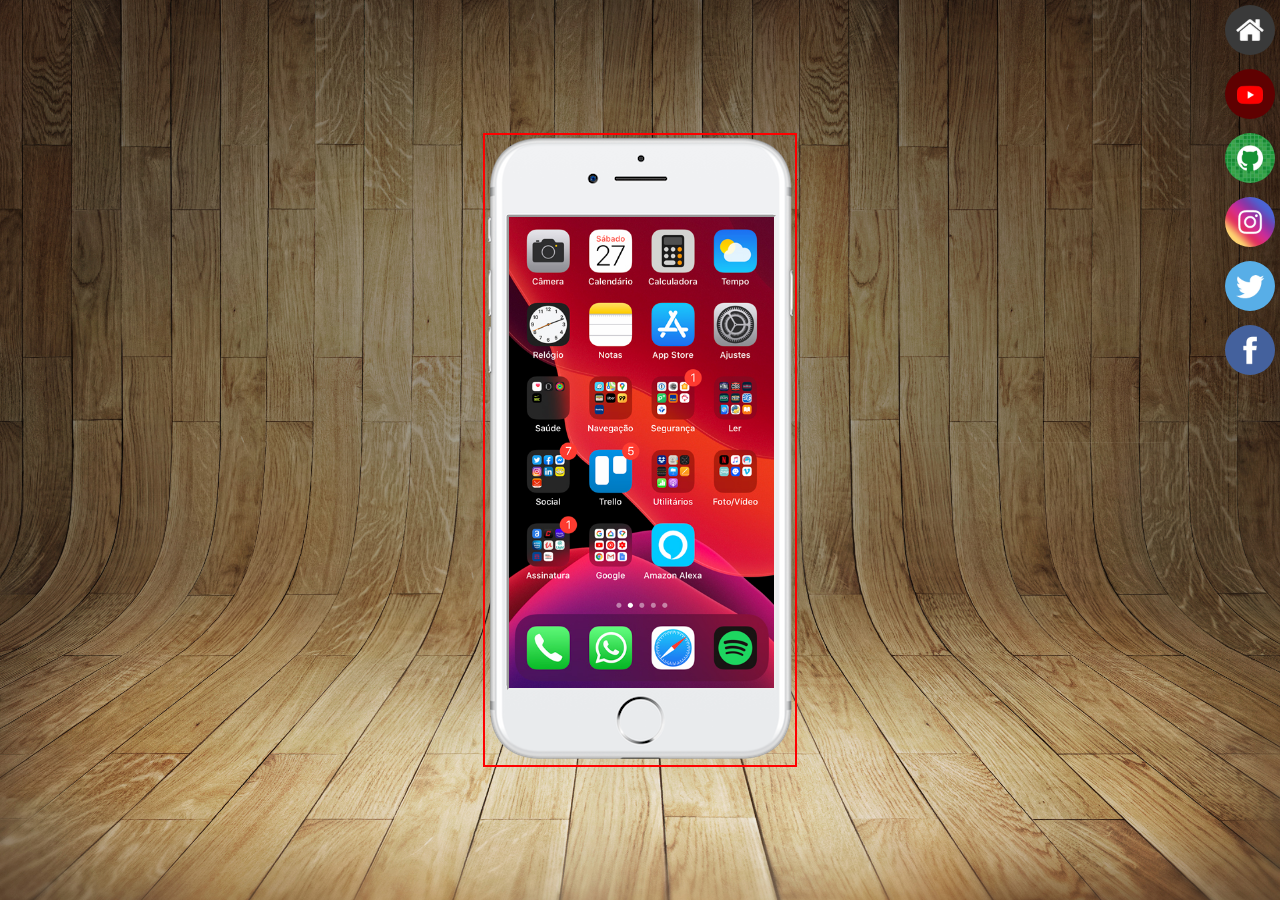
<file: index.html>
<!DOCTYPE html>
<html lang="pt-br">
<head>
    <meta charset="UTF-8">
    <meta name="viewport" content="width=device-width, initial-scale=1.0">
    <link rel="shortcut icon" href="favicon.ico" type="image/x-icon">
    <link rel="stylesheet" href="estilos/style.css">
    <title>Projeto Redes Sociais</title>
</head>
<body>
    <main>
        <section id="telefone">
           
            <iframe   
            src="home.html" name="tela" id="tela">
            </iframe>
        
        </section>
        <section id="icones">
            <a href="home.html" target="tela"><img src="imagens/logo-home.jpg" alt=""></a><br>

            <a href="youtube.html" target="tela"><img src="imagens/logo-youtube.jpg" alt=""></a><br>

            <a href="github.html" target="tela"><img src="imagens/logo-github.jpg" alt="Logo github"></a><br>

            <a href="instagram.html" target="tela"><img src="imagens/logo-instagram.jpg" alt=""></a><br>

            <a href="twitter.html" target="tela"><img src="imagens/logo-twitter.jpg" alt=""></a><br>

            <a href="facebook.html" target="tela"><img src="imagens/logo-facebook.jpg" alt=""></a><br>

        </section>
    </main>
</body>
</html>
</file>
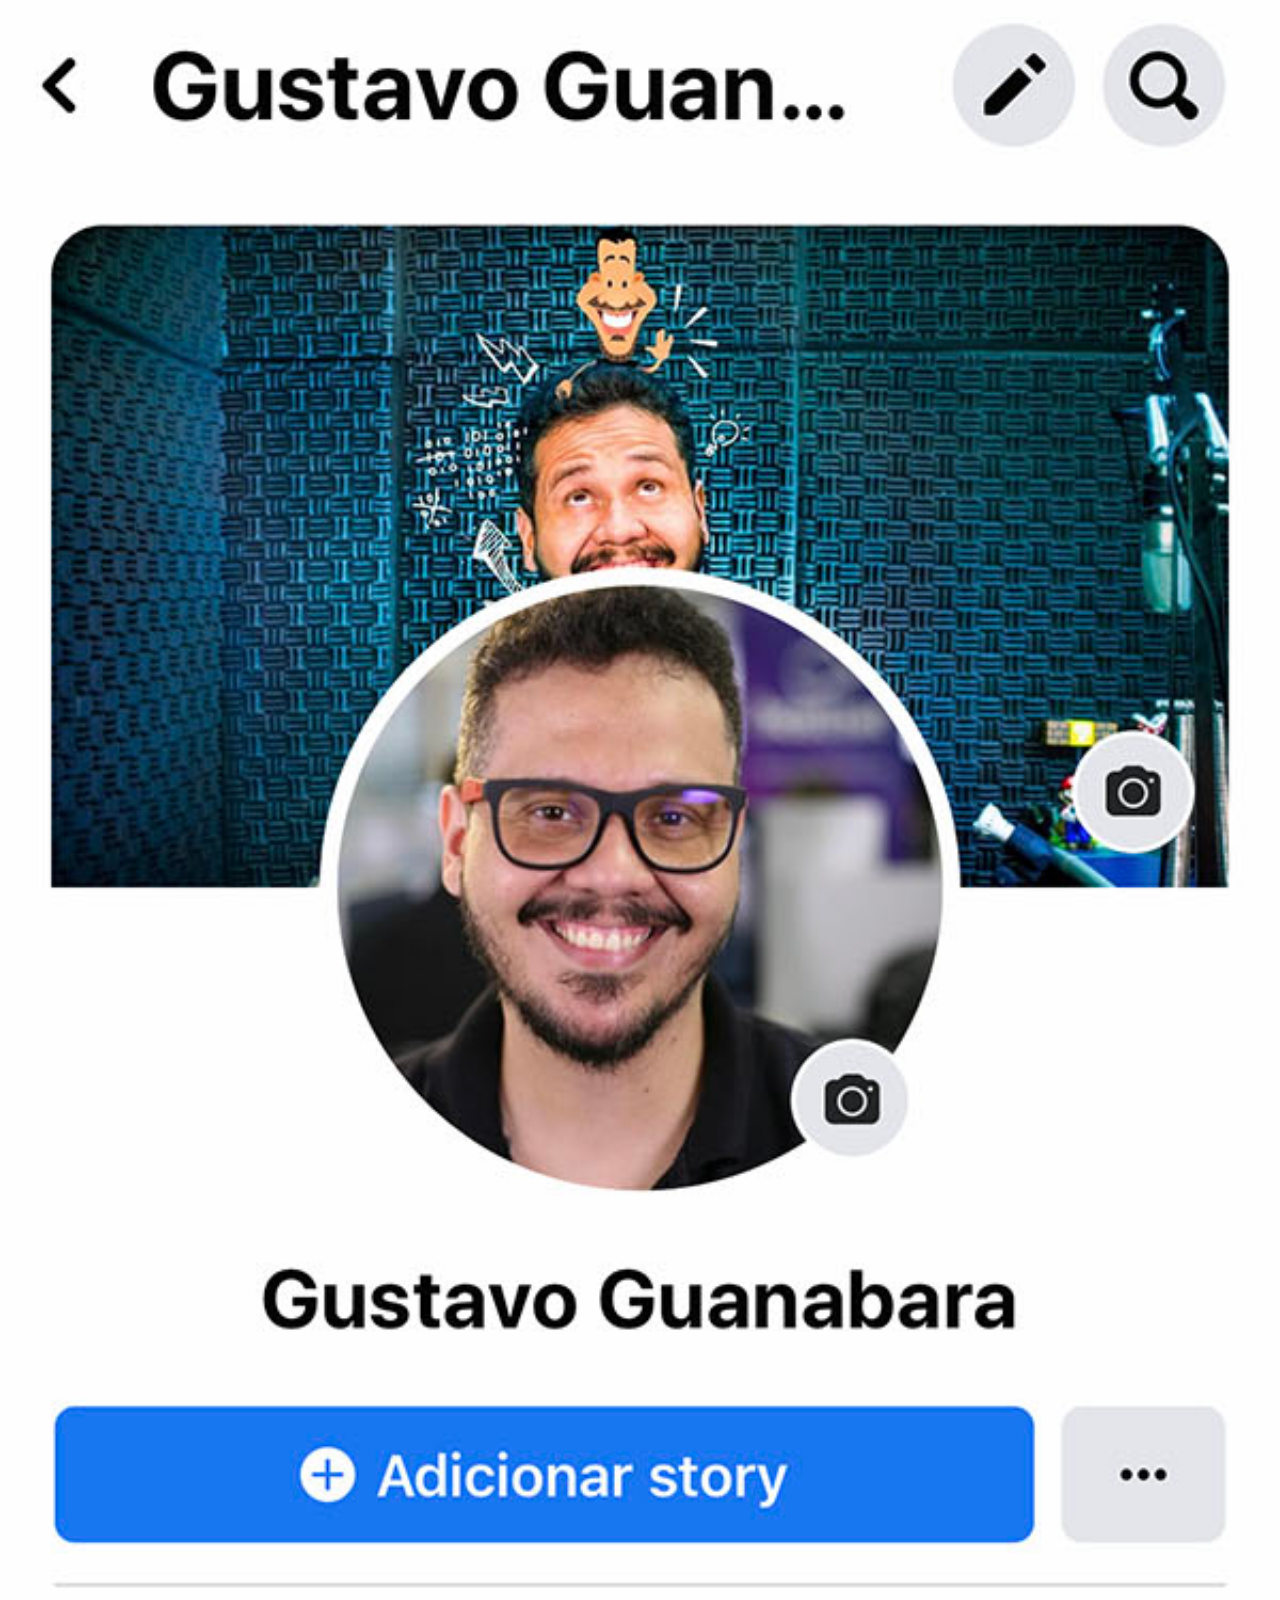
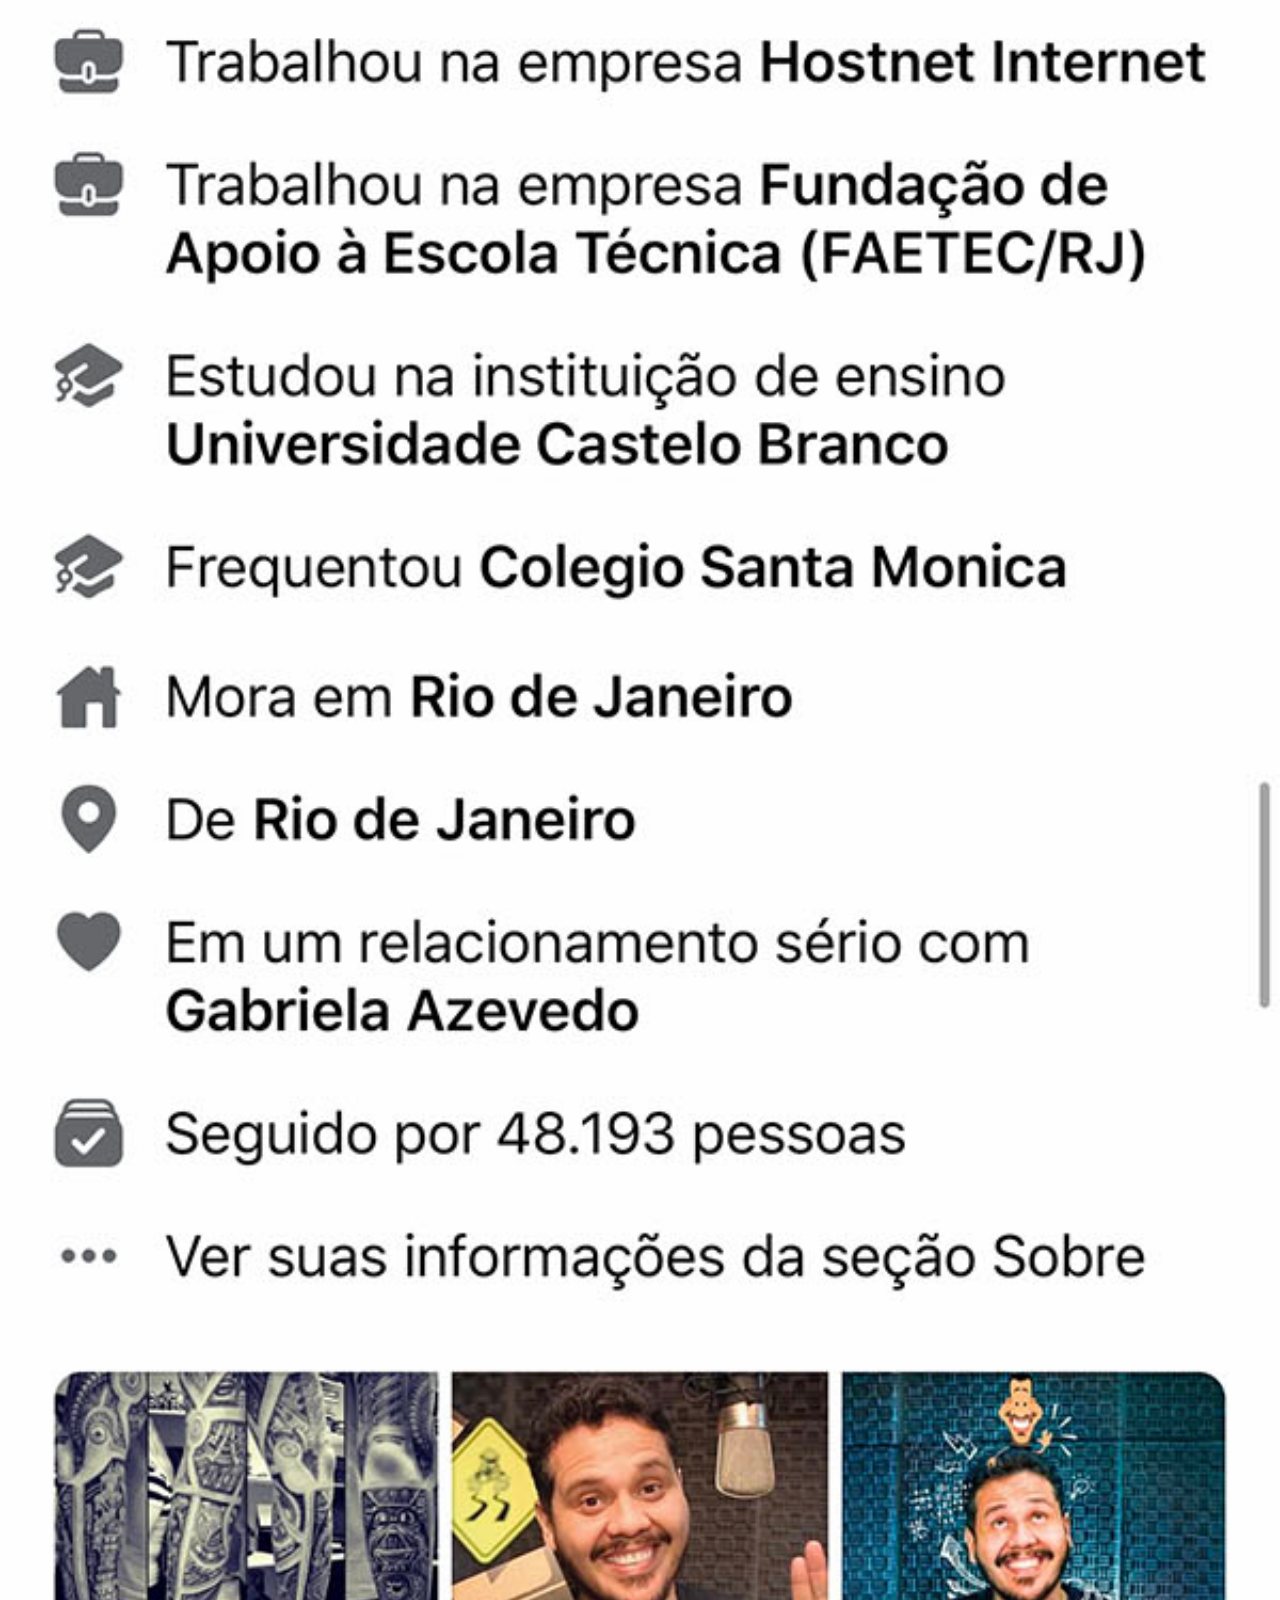
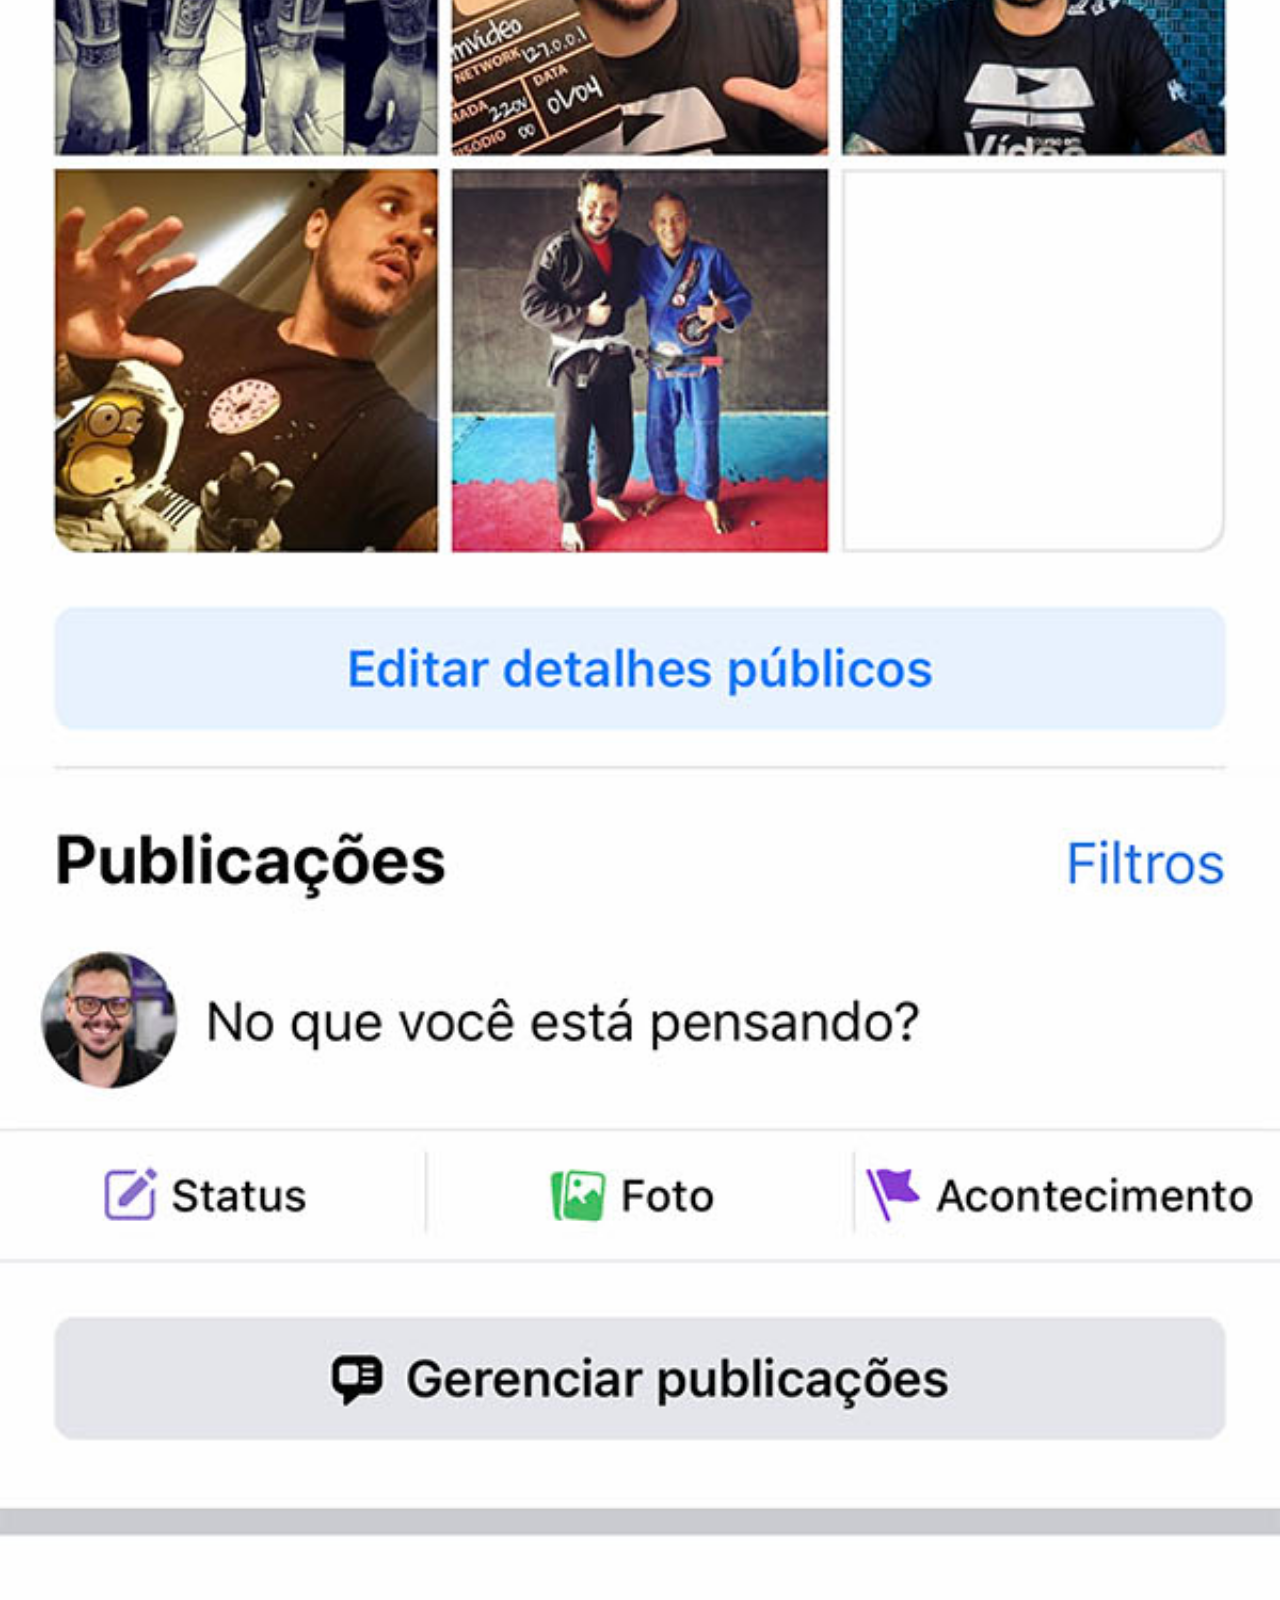
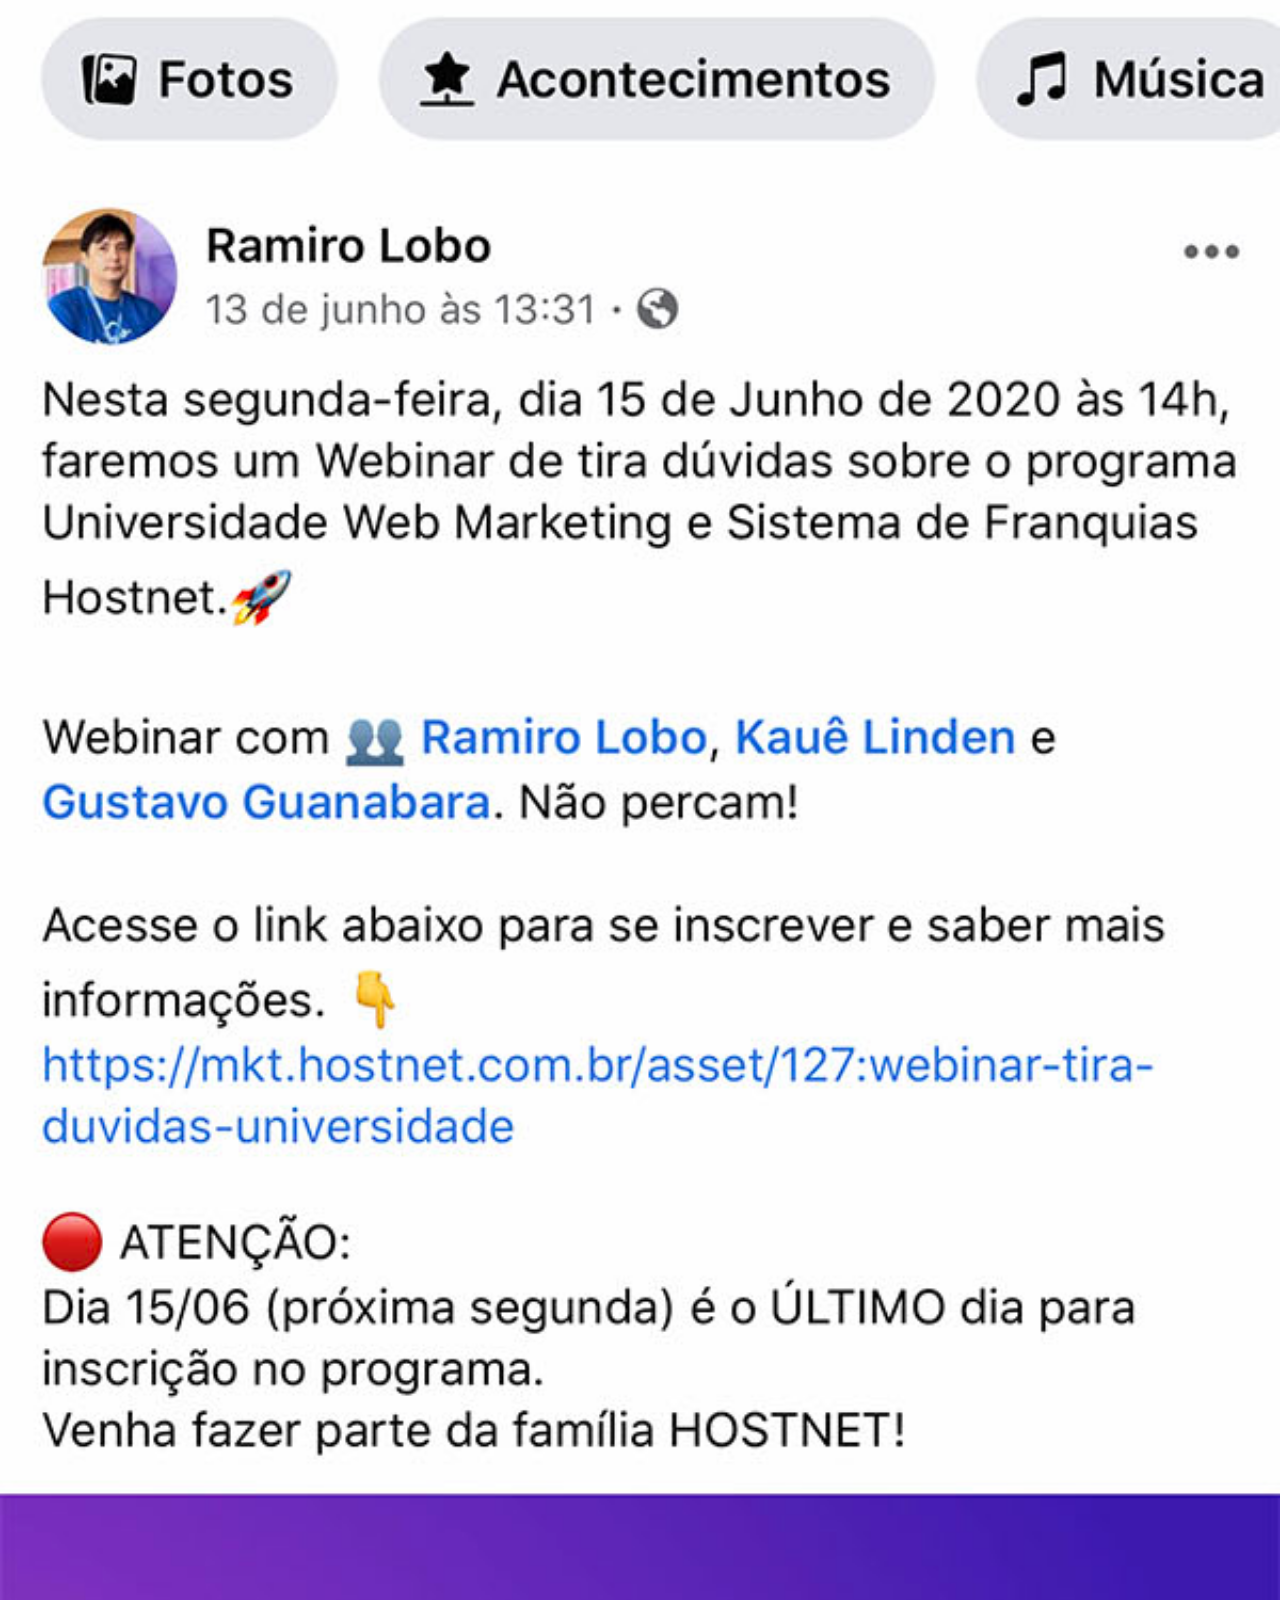
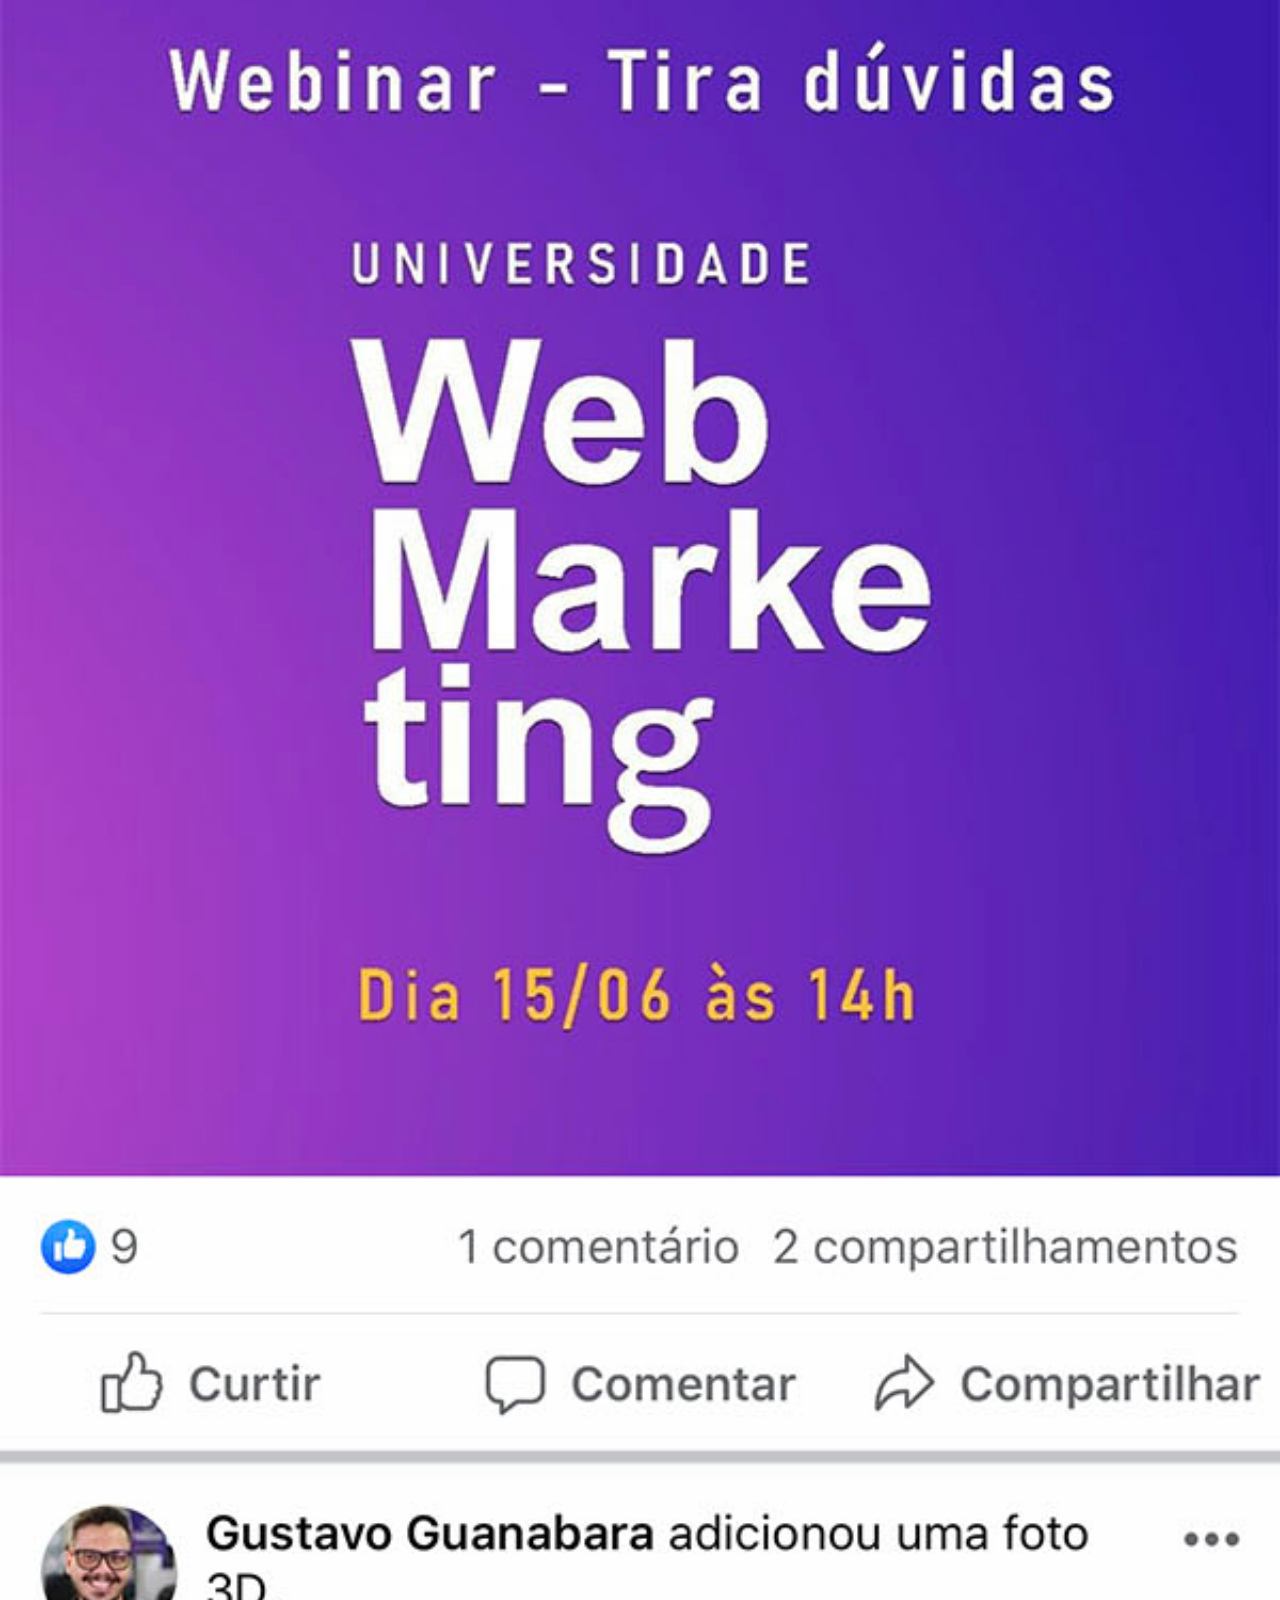
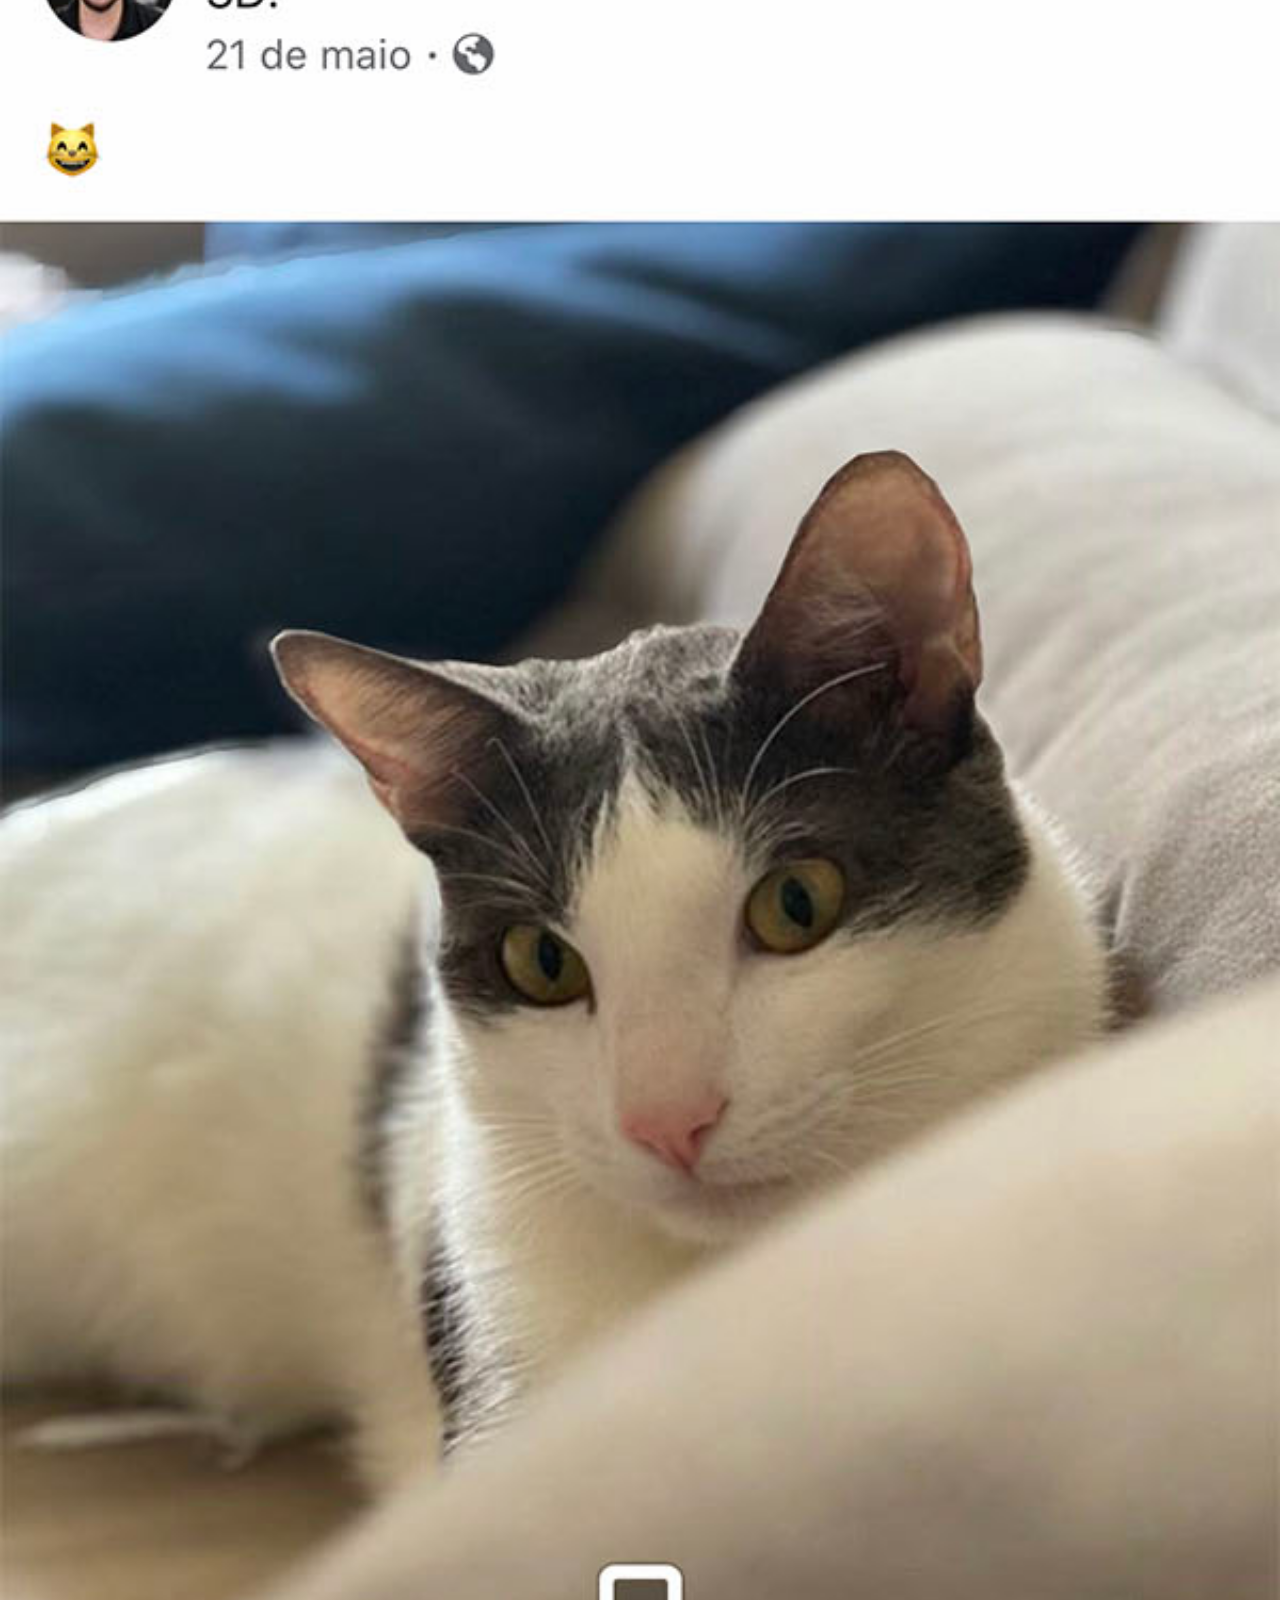
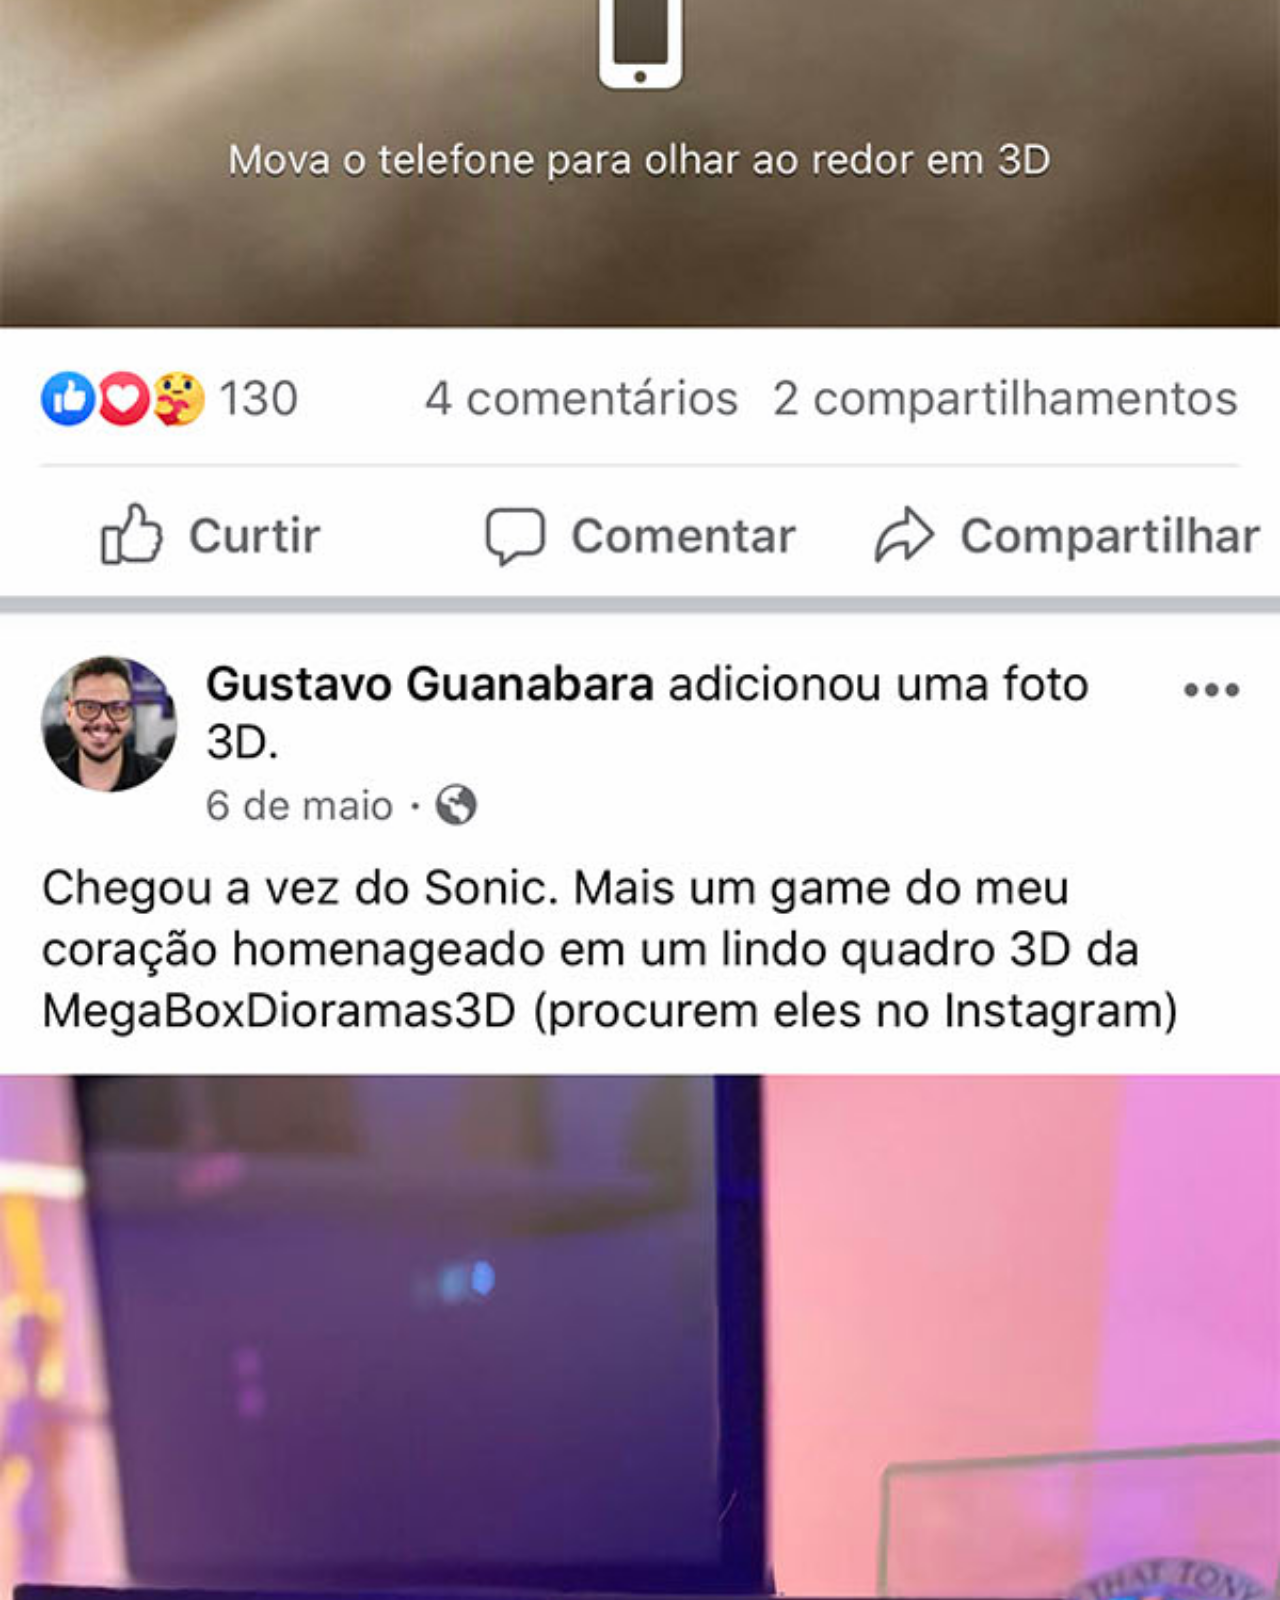
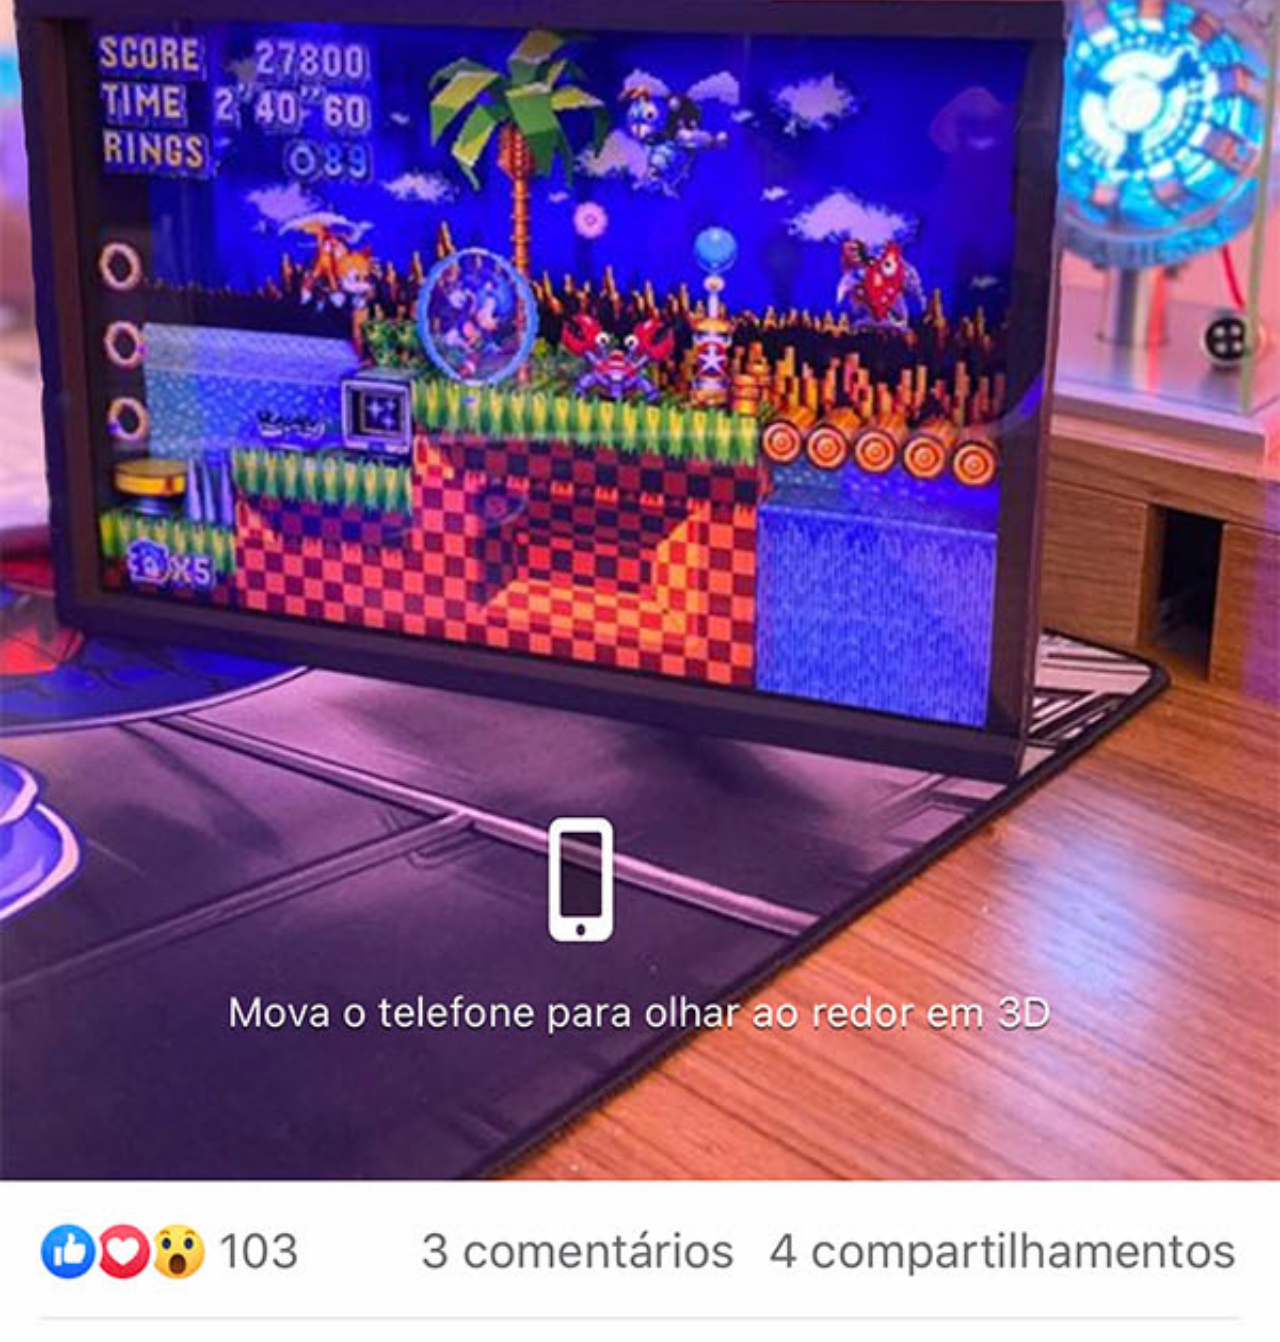
<file: facebook.html>
<!DOCTYPE html>
<html lang="en">
<head>
    <meta charset="UTF-8">
    <meta name="viewport" content="width=device-width, initial-scale=1.0">
    <title>Document</title>
    <link rel="stylesheet" href="estilos/social.css">
    </style>
</head>
<body>
    <img src="imagens/tela-facebook.jpg" alt="">
</body>
</html>
</file>
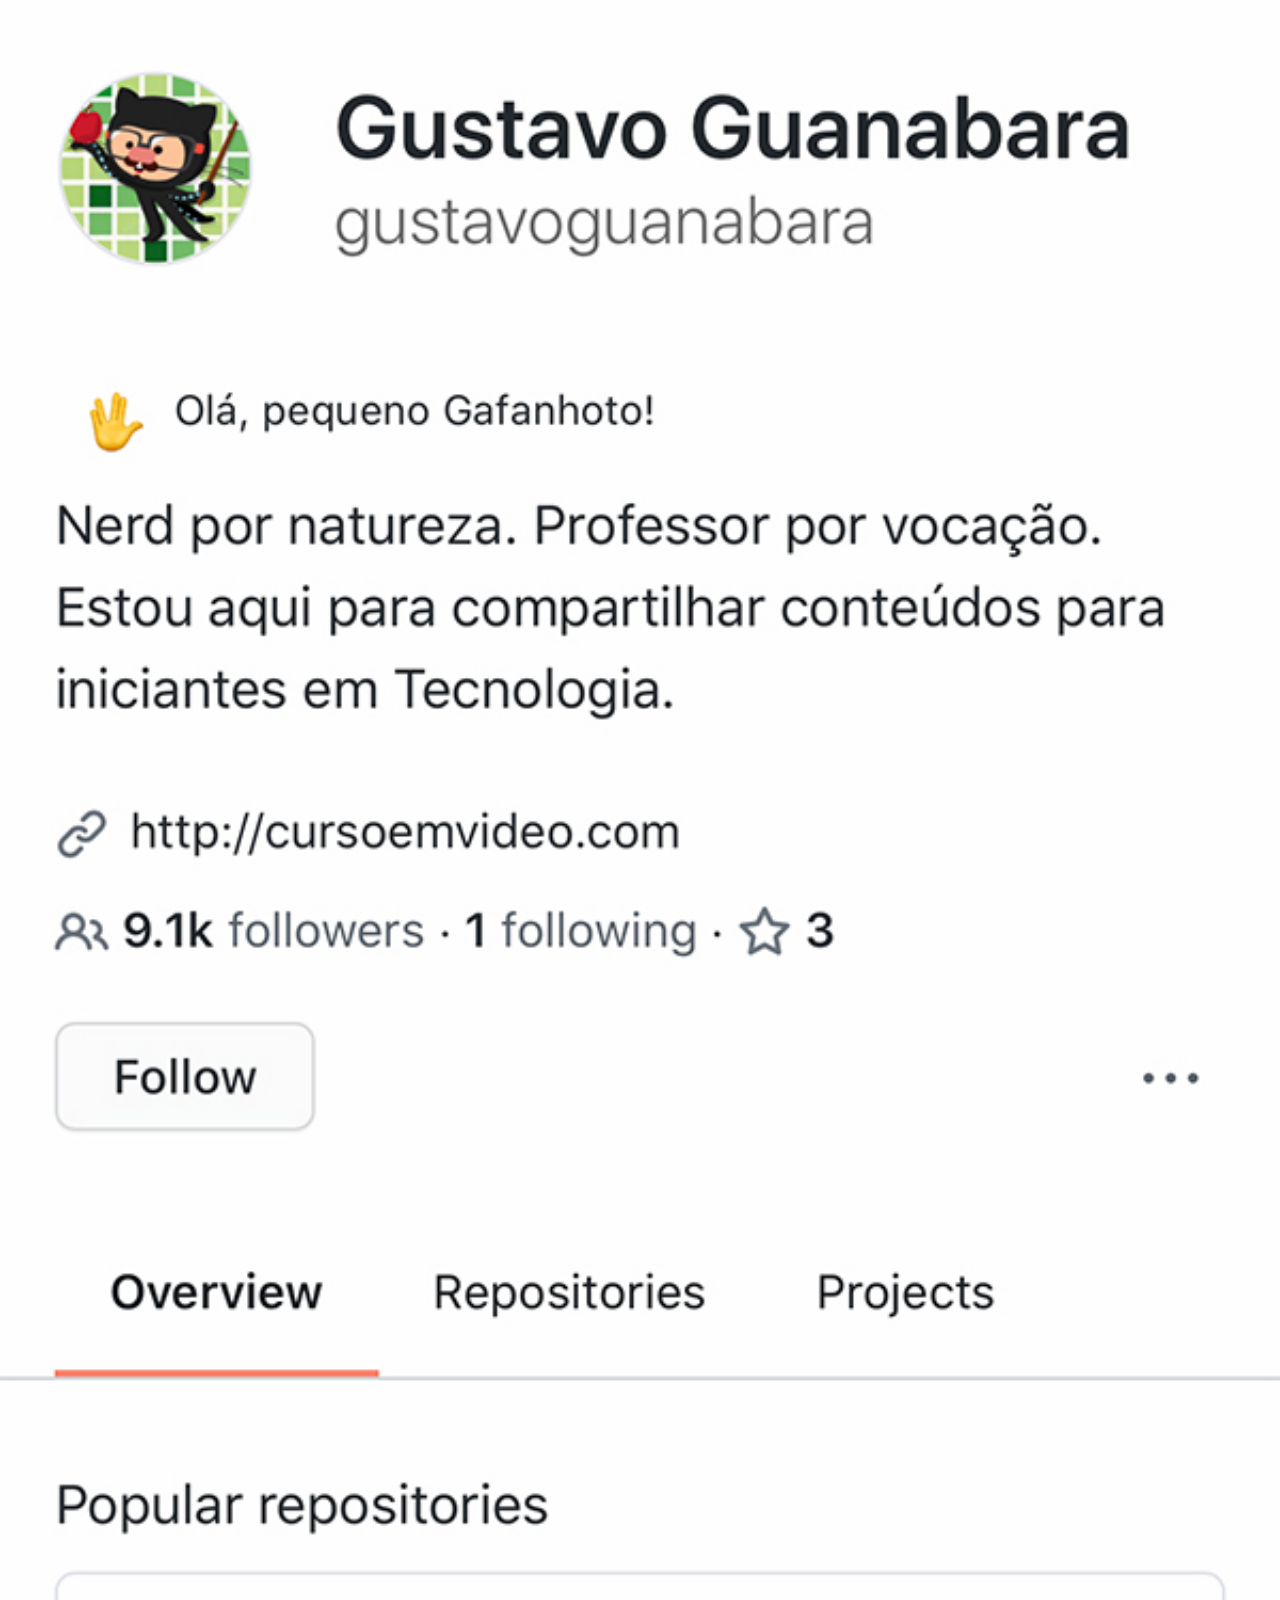
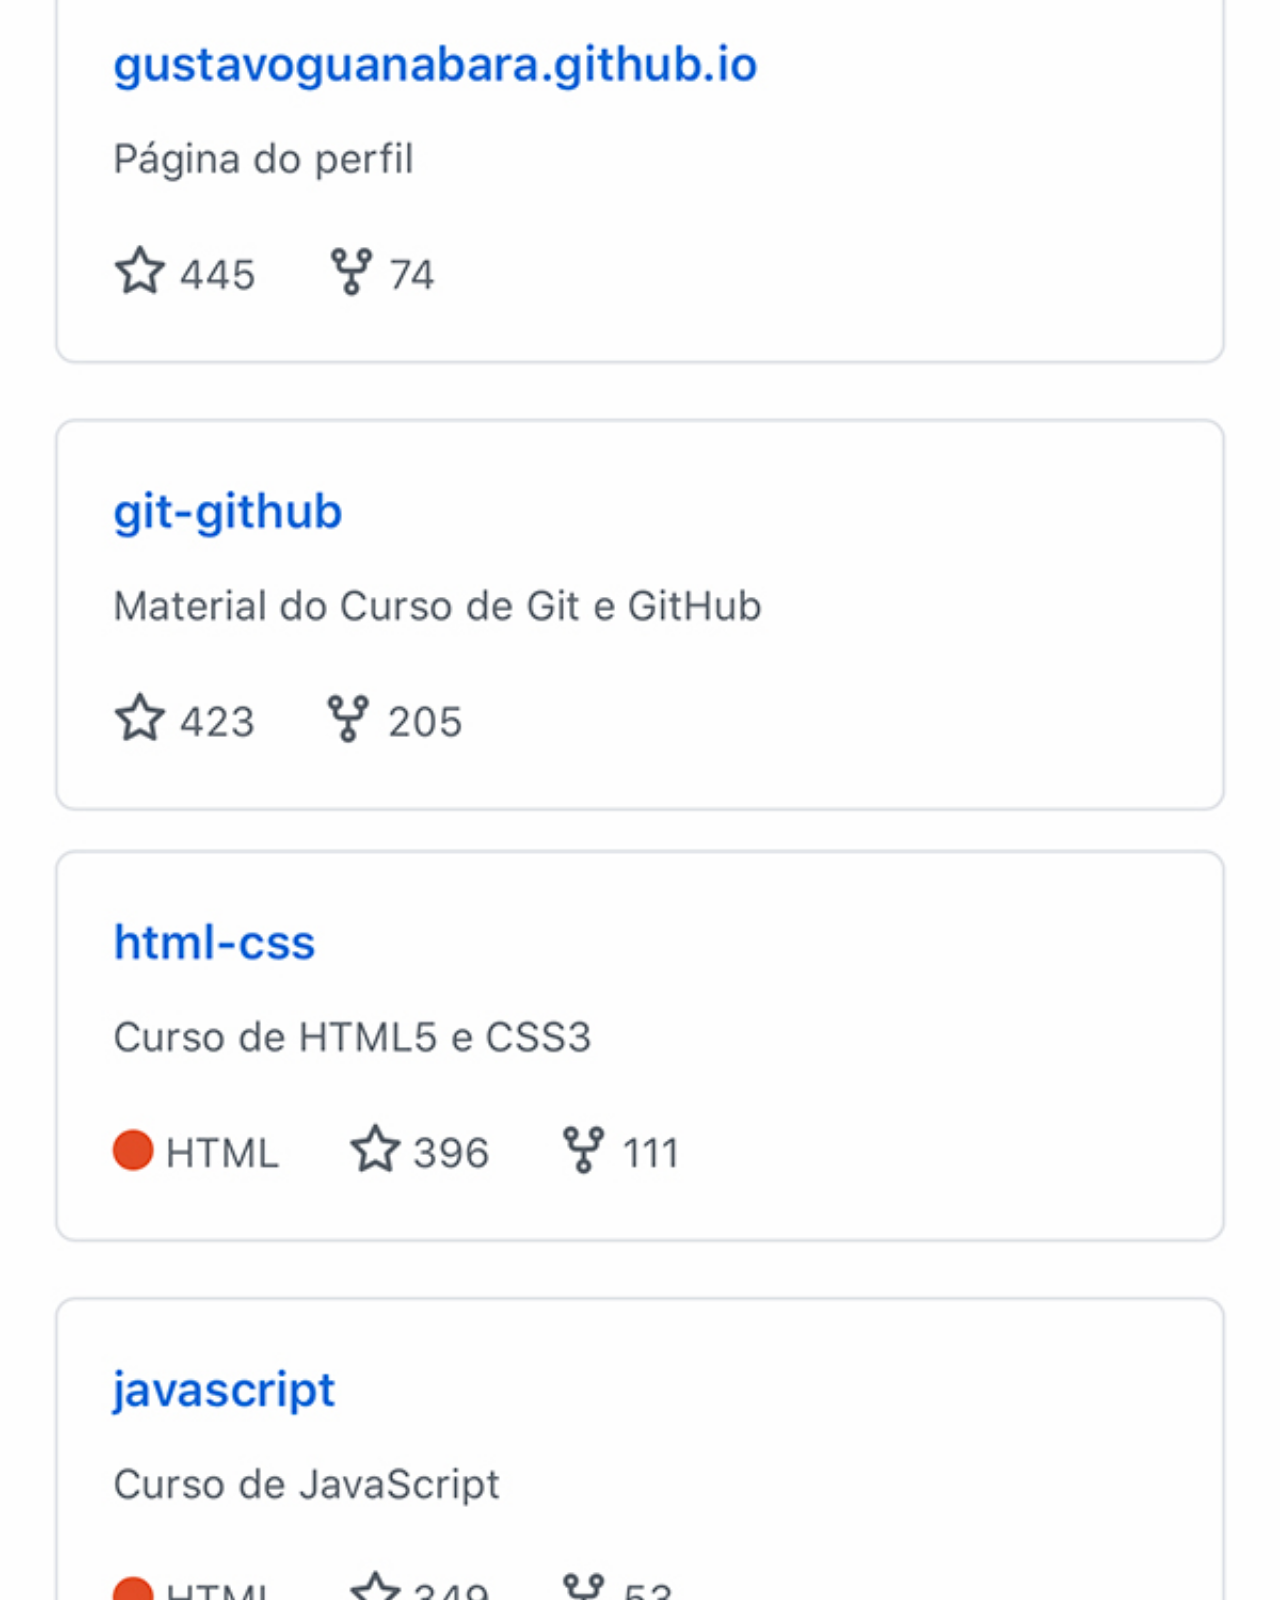
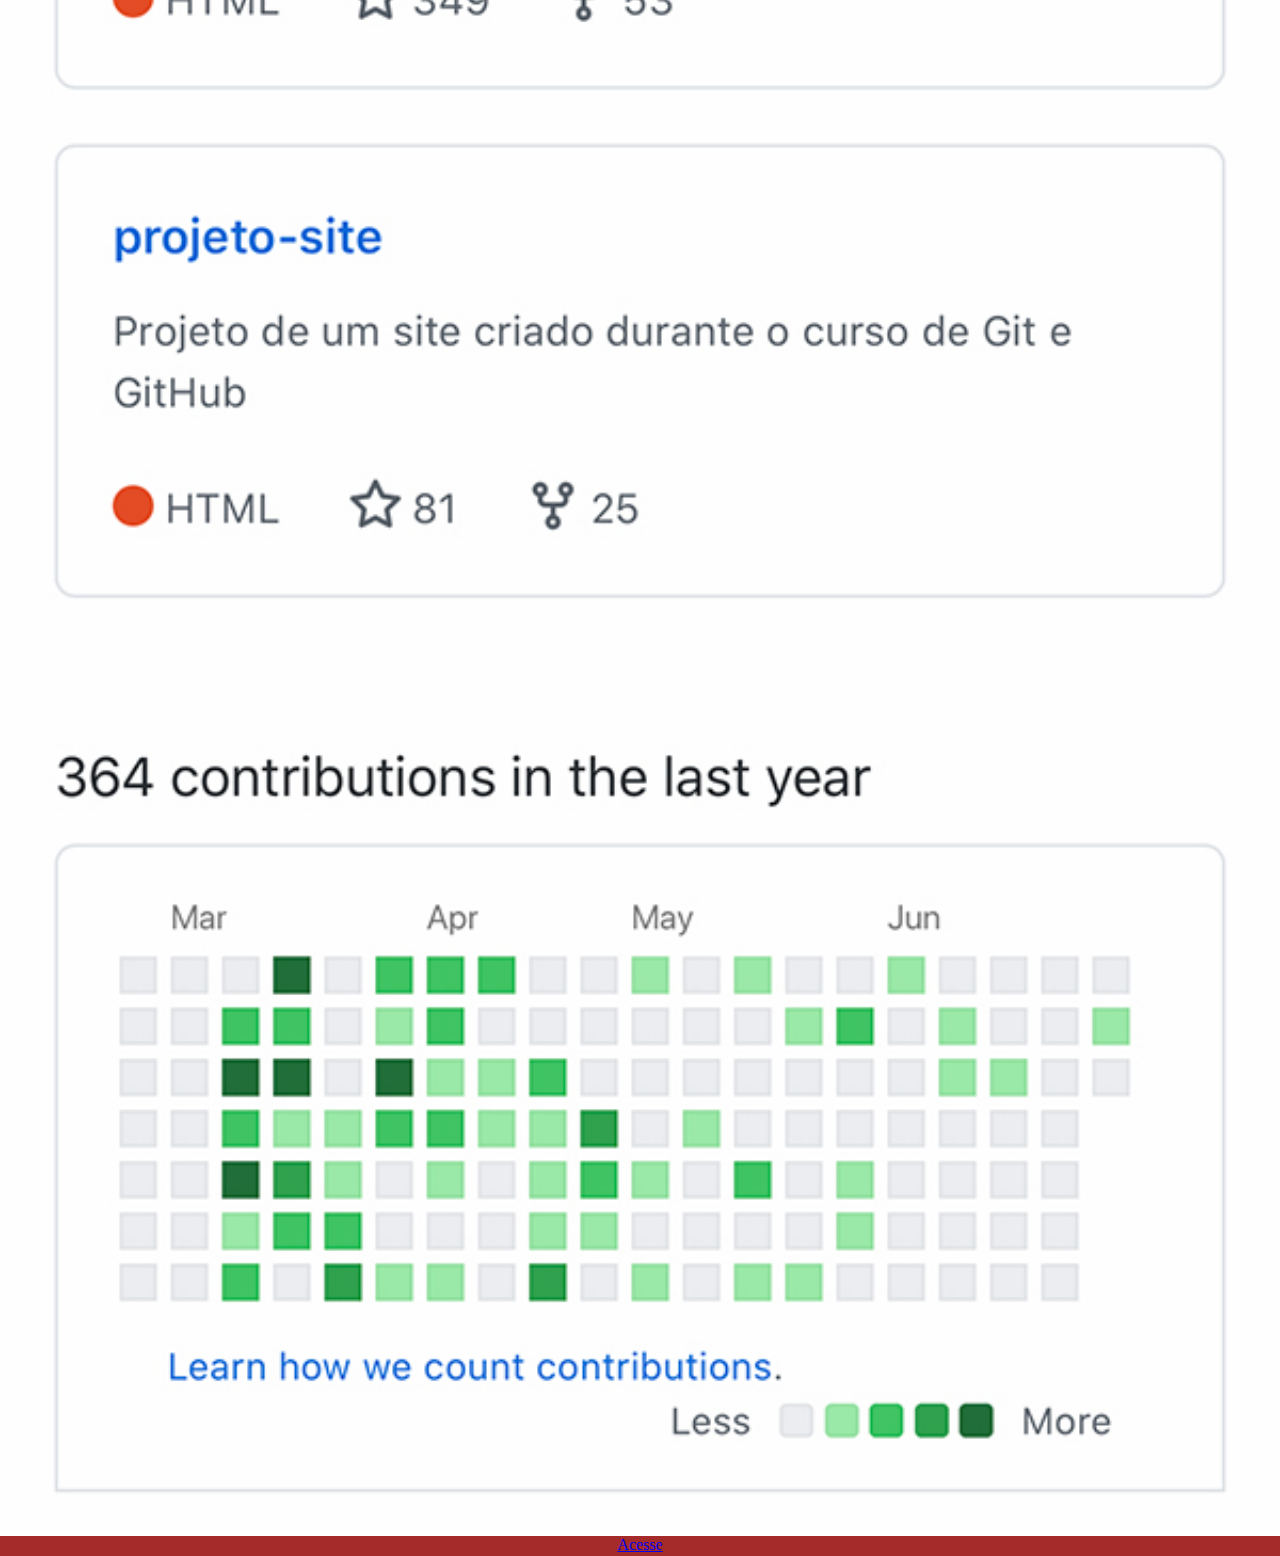
<file: github.html>
<!DOCTYPE html>
<html lang="pt-br">
<head>
    <meta charset="UTF-8">
    <meta name="viewport" content="width=device-width, initial-scale=1.0">
    <title>Document</title>
    <link rel="stylesheet" href="estilos/social.css">
</head>
<body>
    <img src="imagens/tela-github.jpg" alt="">
    <a href="https://github.com/gustavoguanabara" target="_blank"> Acesse</a>
</body>
</html>
</file>
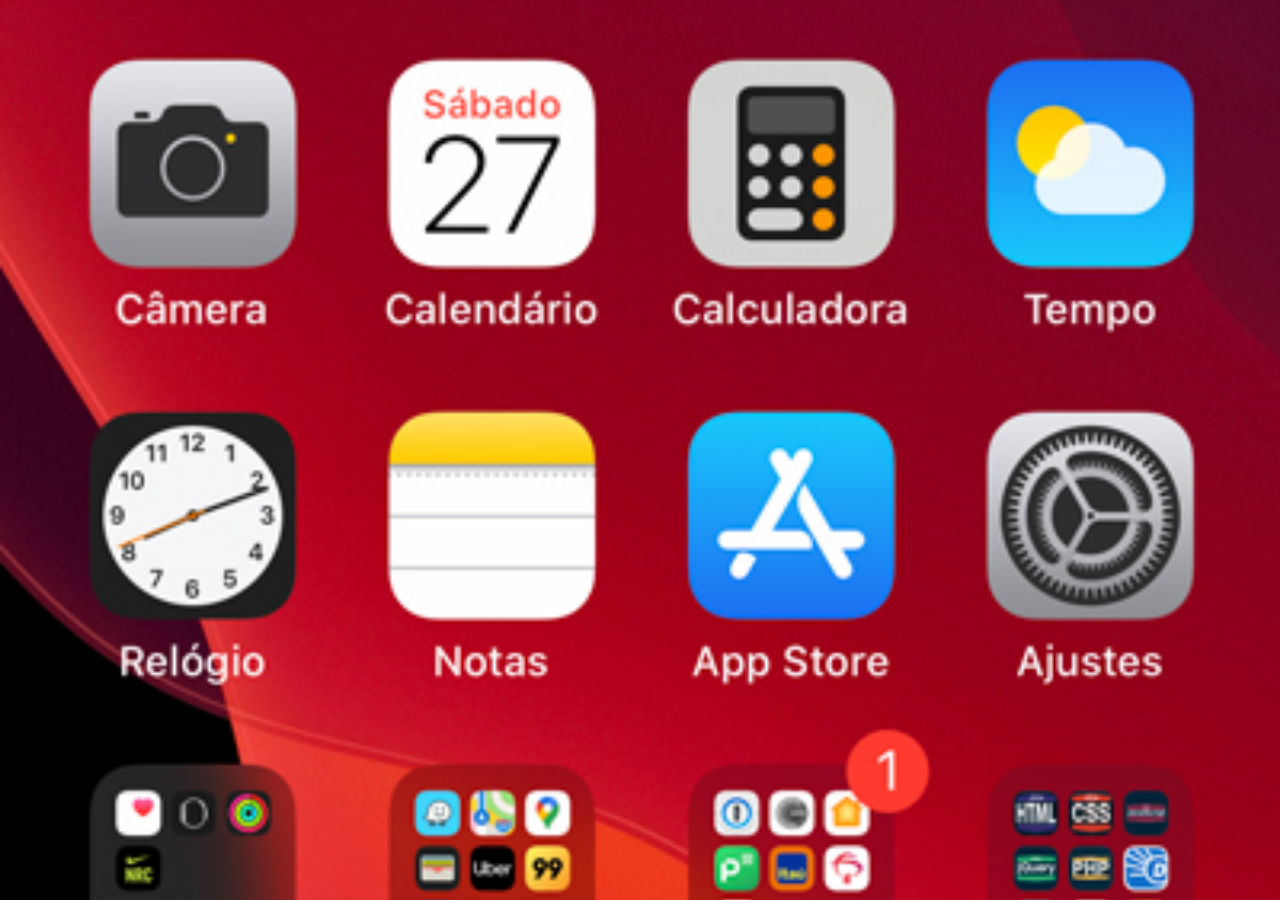
<file: home.html>
<!DOCTYPE html>
<html lang="pt-br">
<head>
    <meta charset="UTF-8">
    <meta name="viewport" content="width=device-width, initial-scale=1.0">
    <title>Document</title>
    <style>
        *{
            margin: 0px;
            padding: 0px;
        }

        body{
            height: 100vh;
            width: 100vw;
            background: black url(imagens/tela-home.jpg) no-repeat top center;
            background-size: cover;
        }
    </style>
</head>
<body>
    
</body>
</html>
</file>
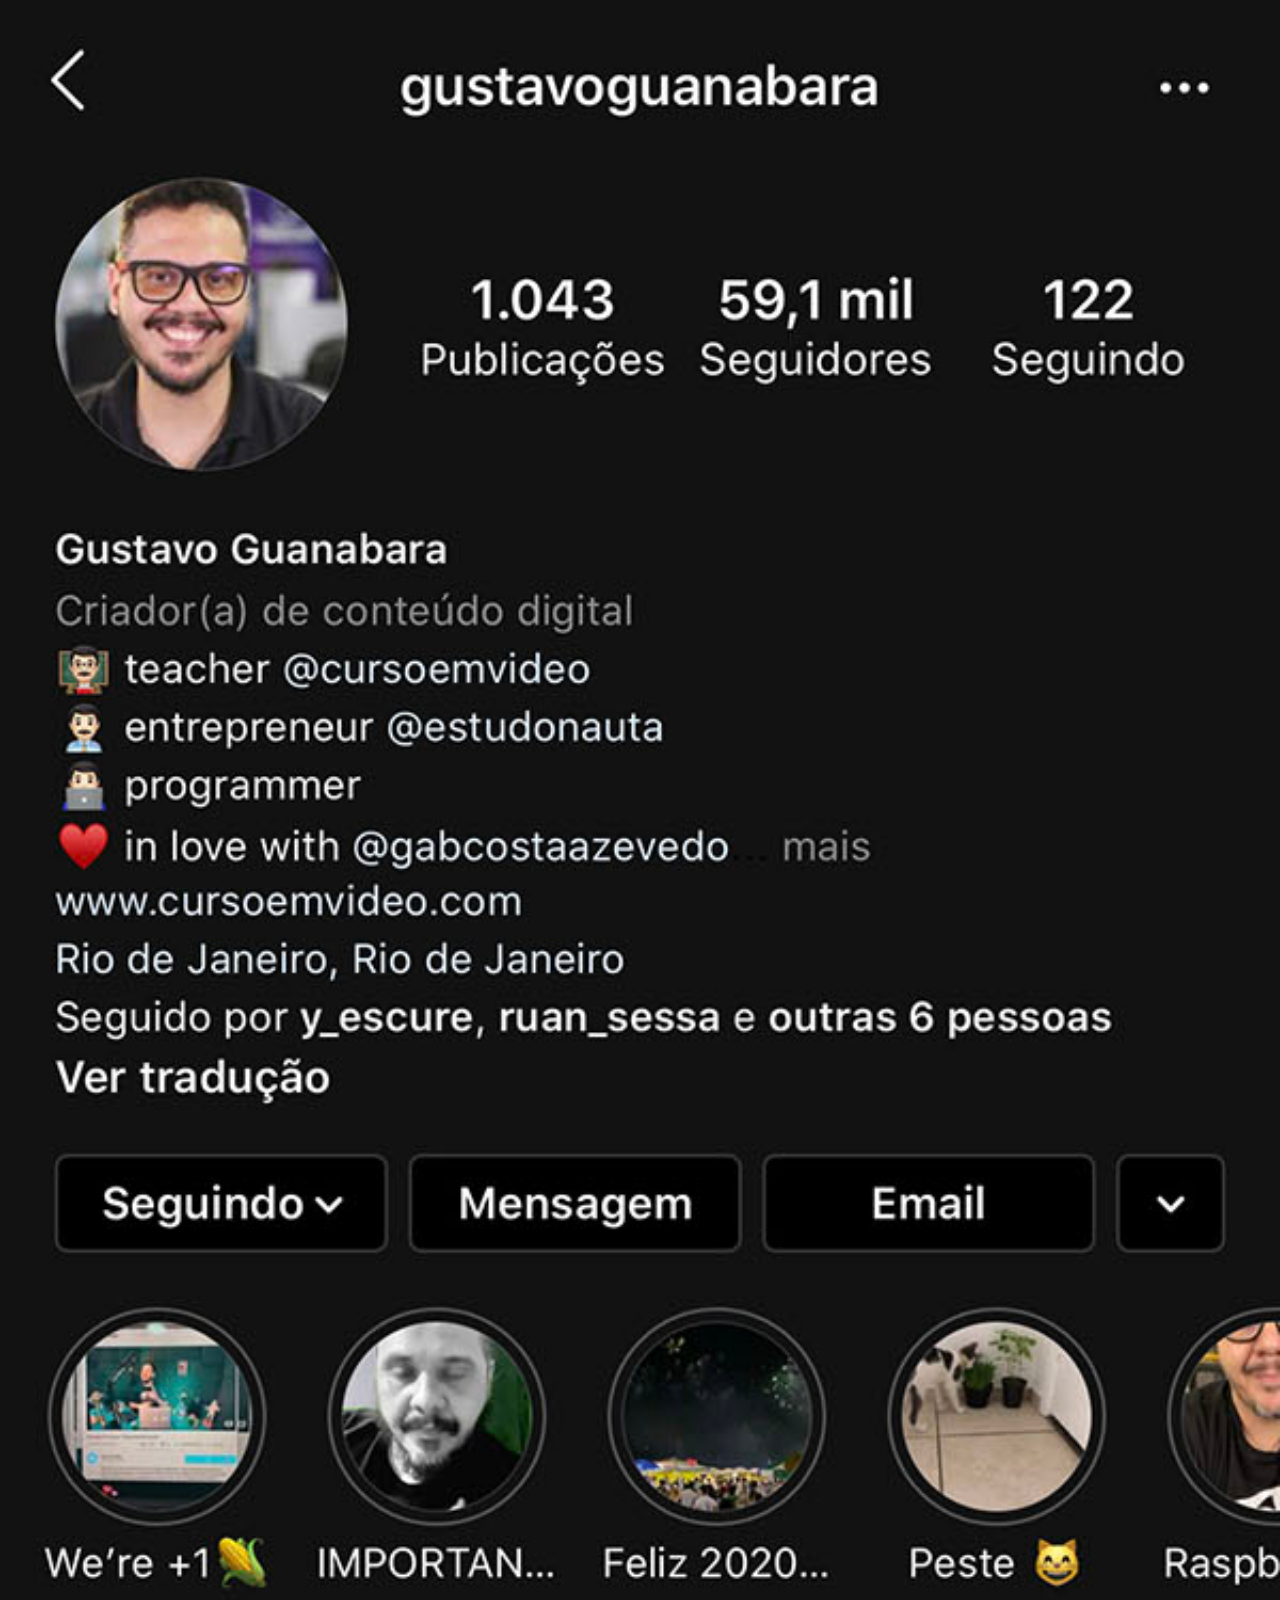
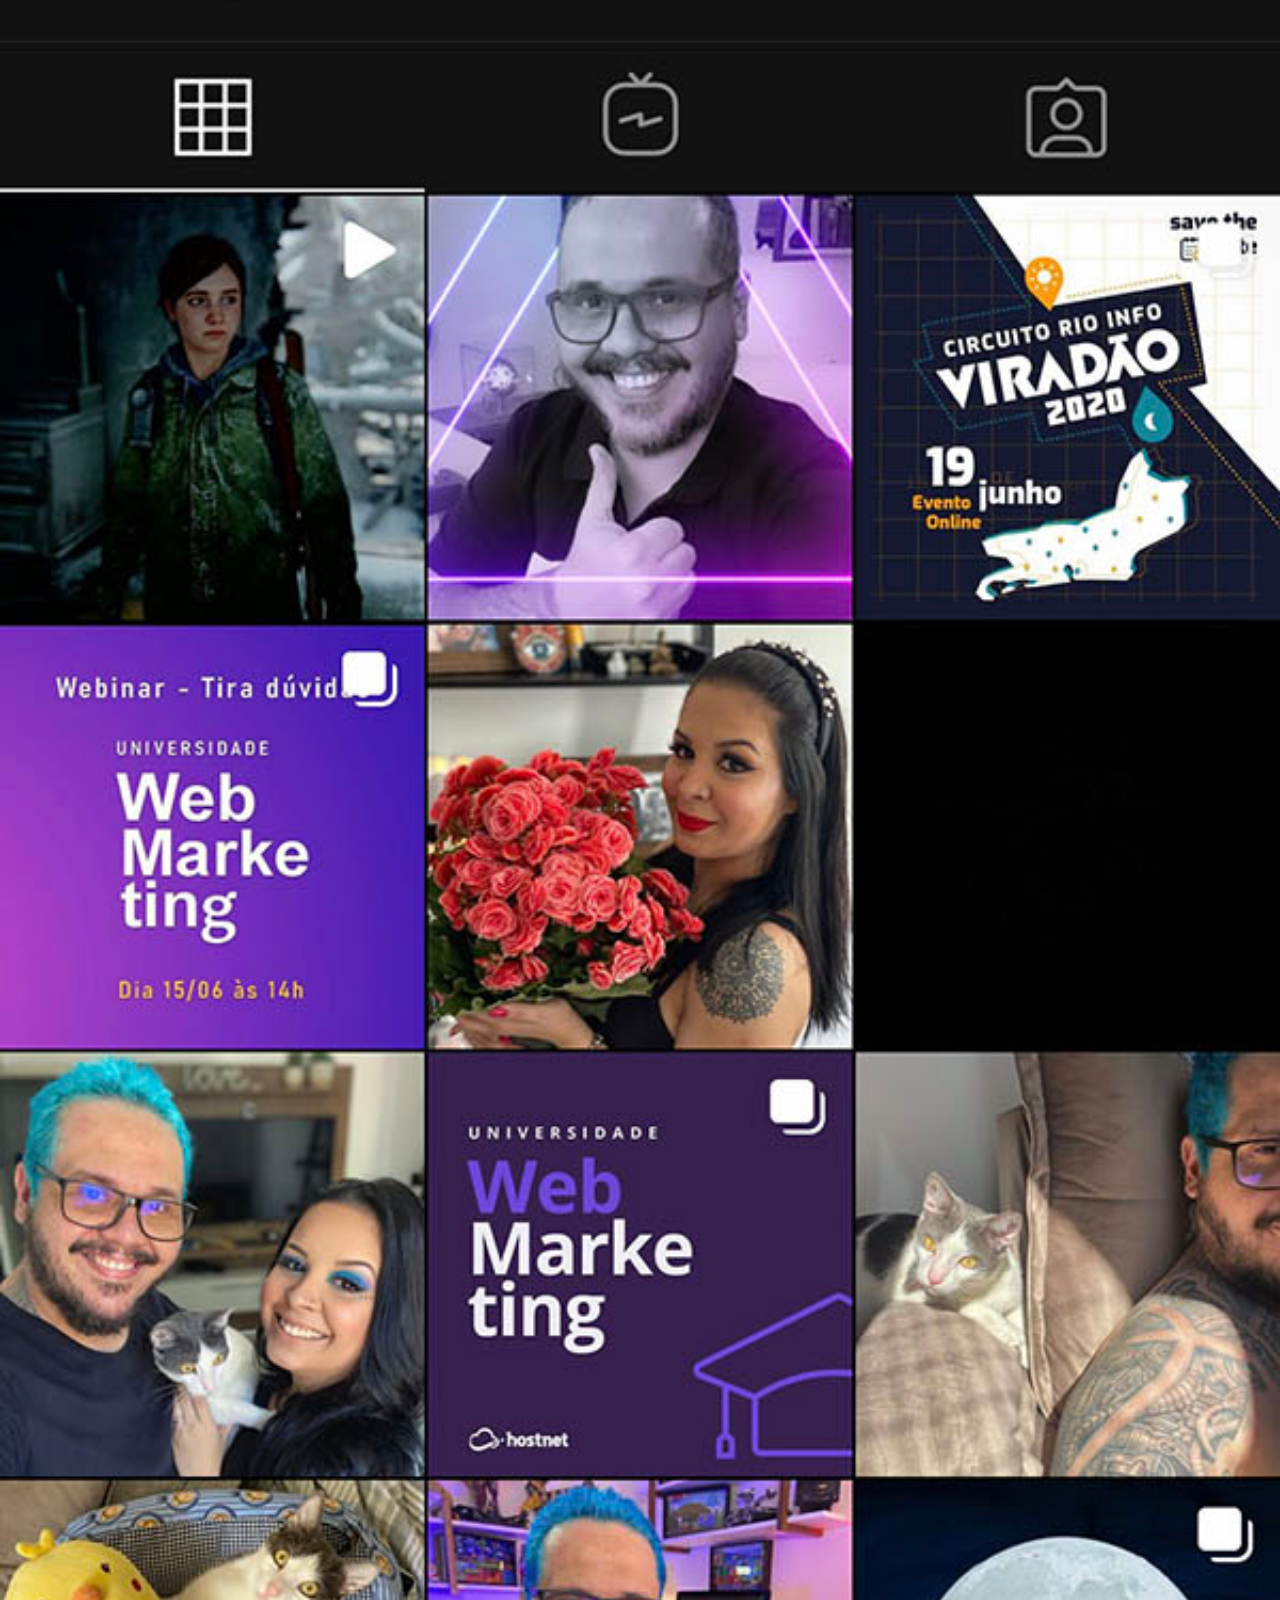
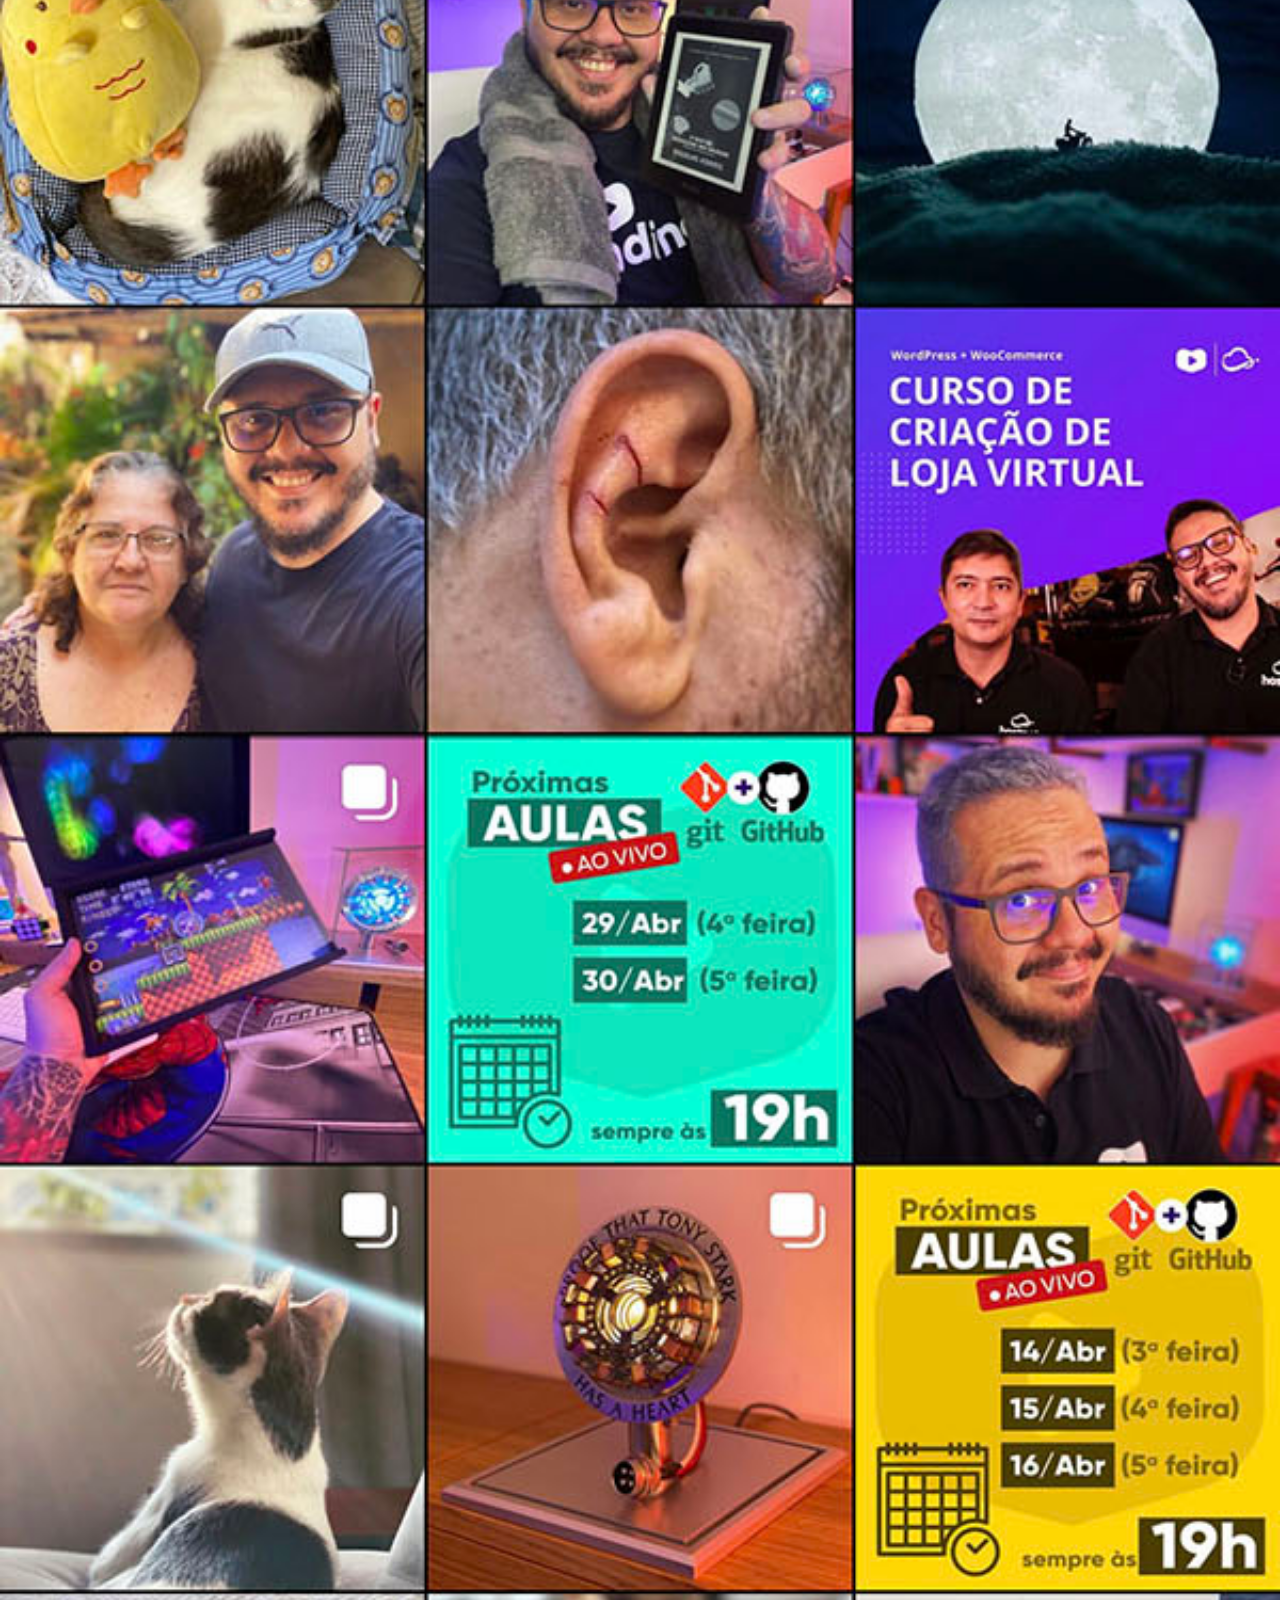
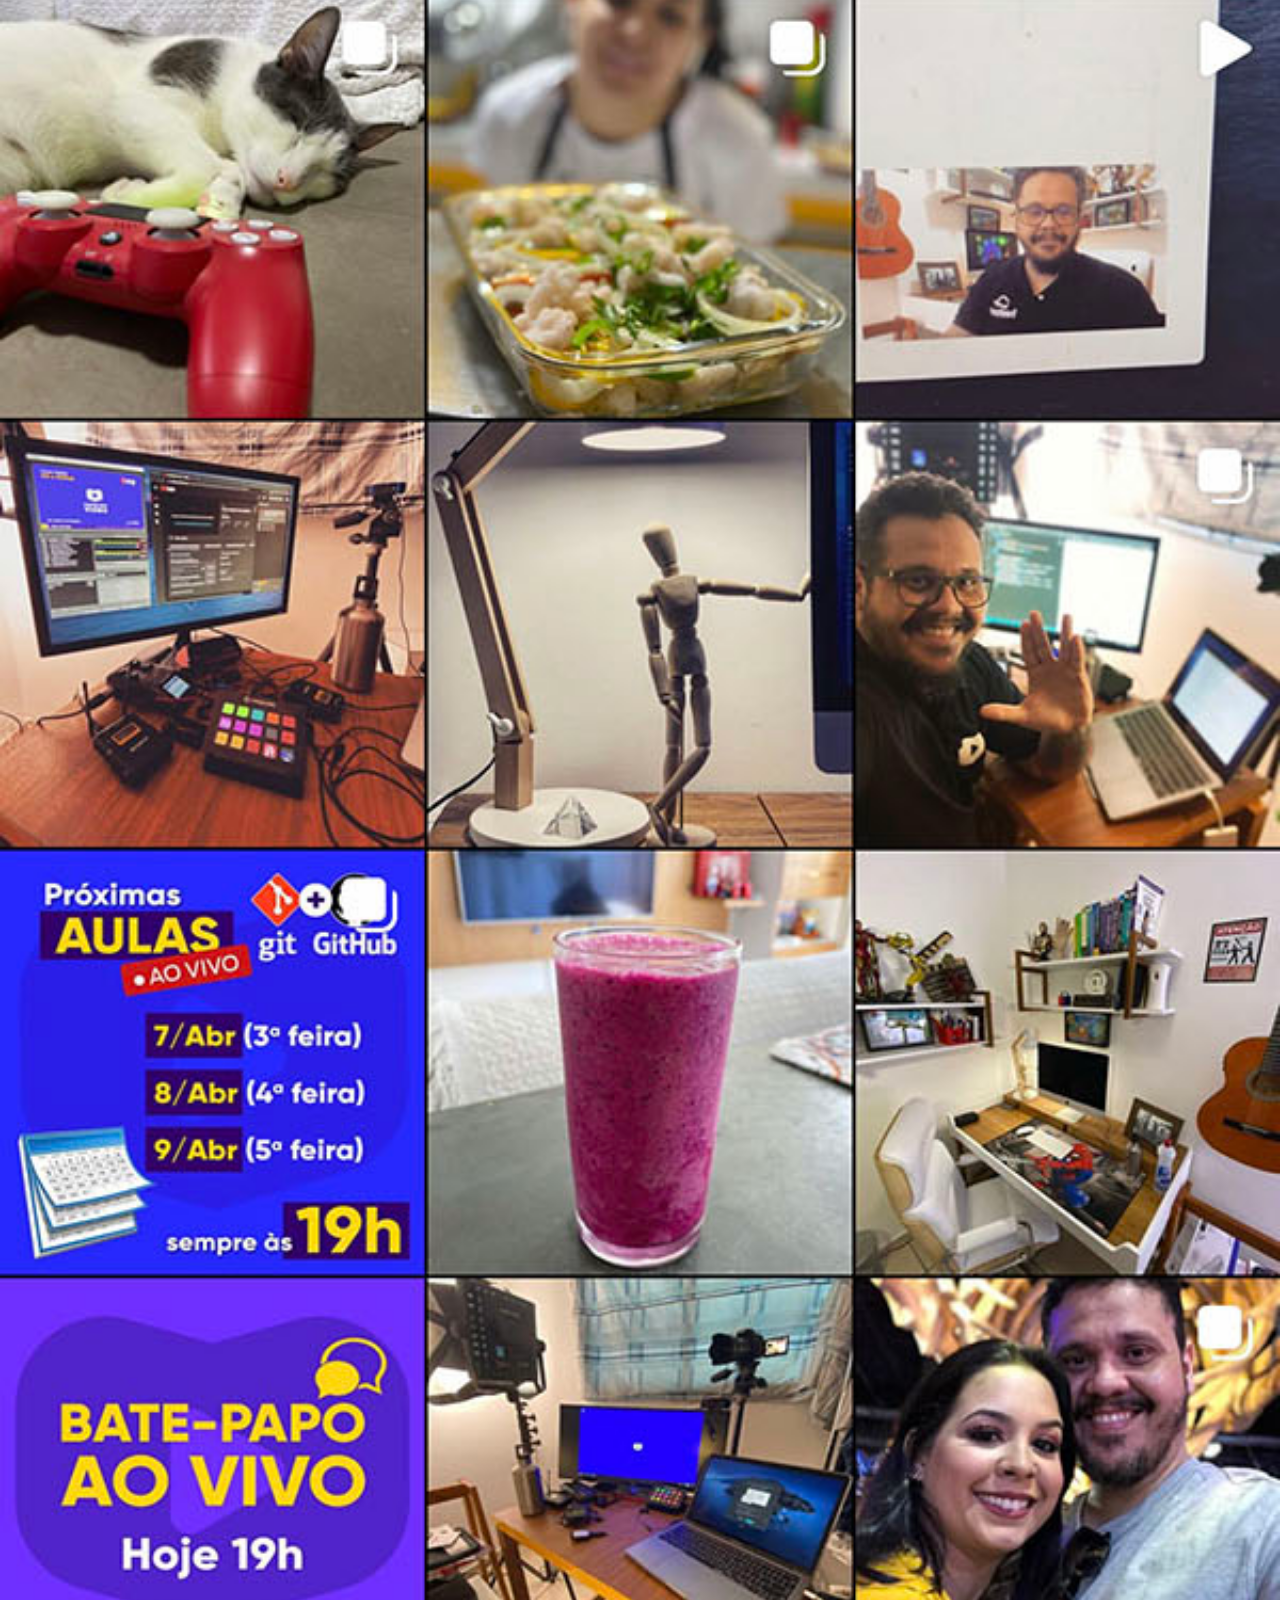
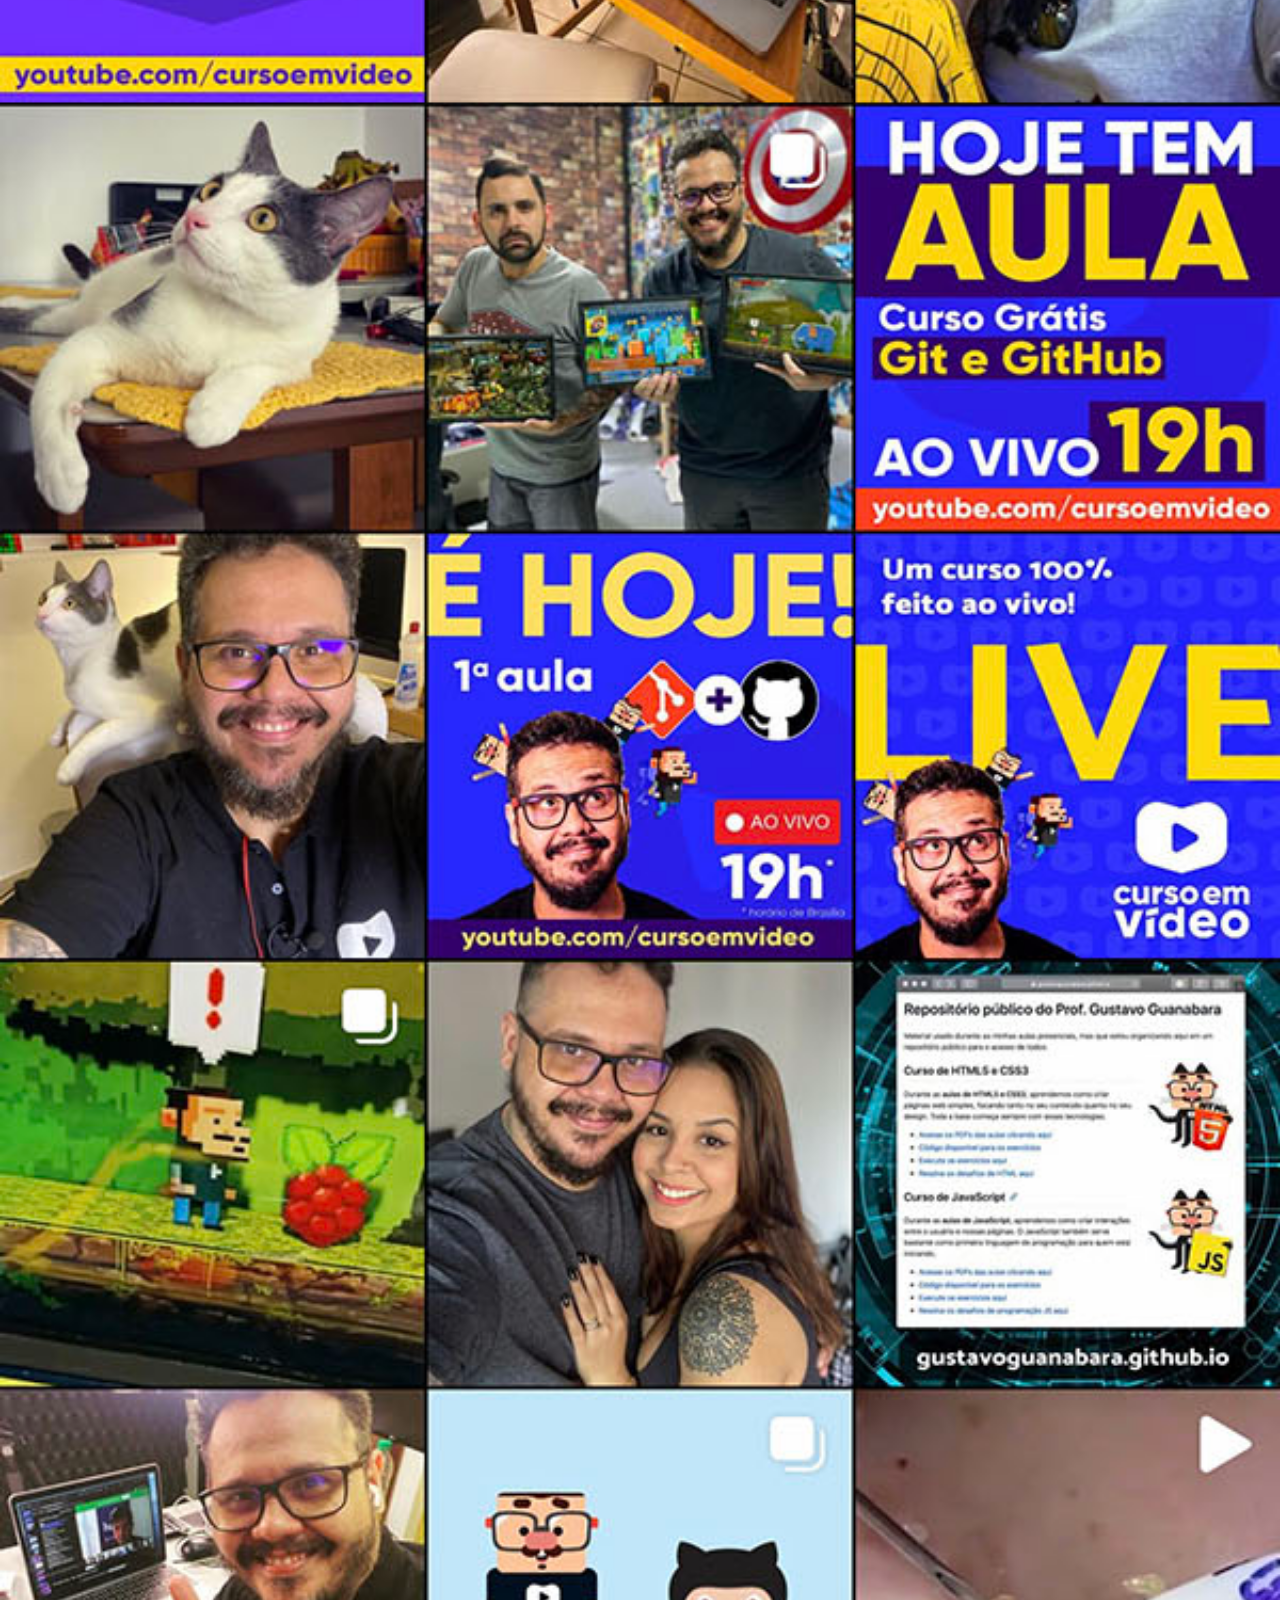
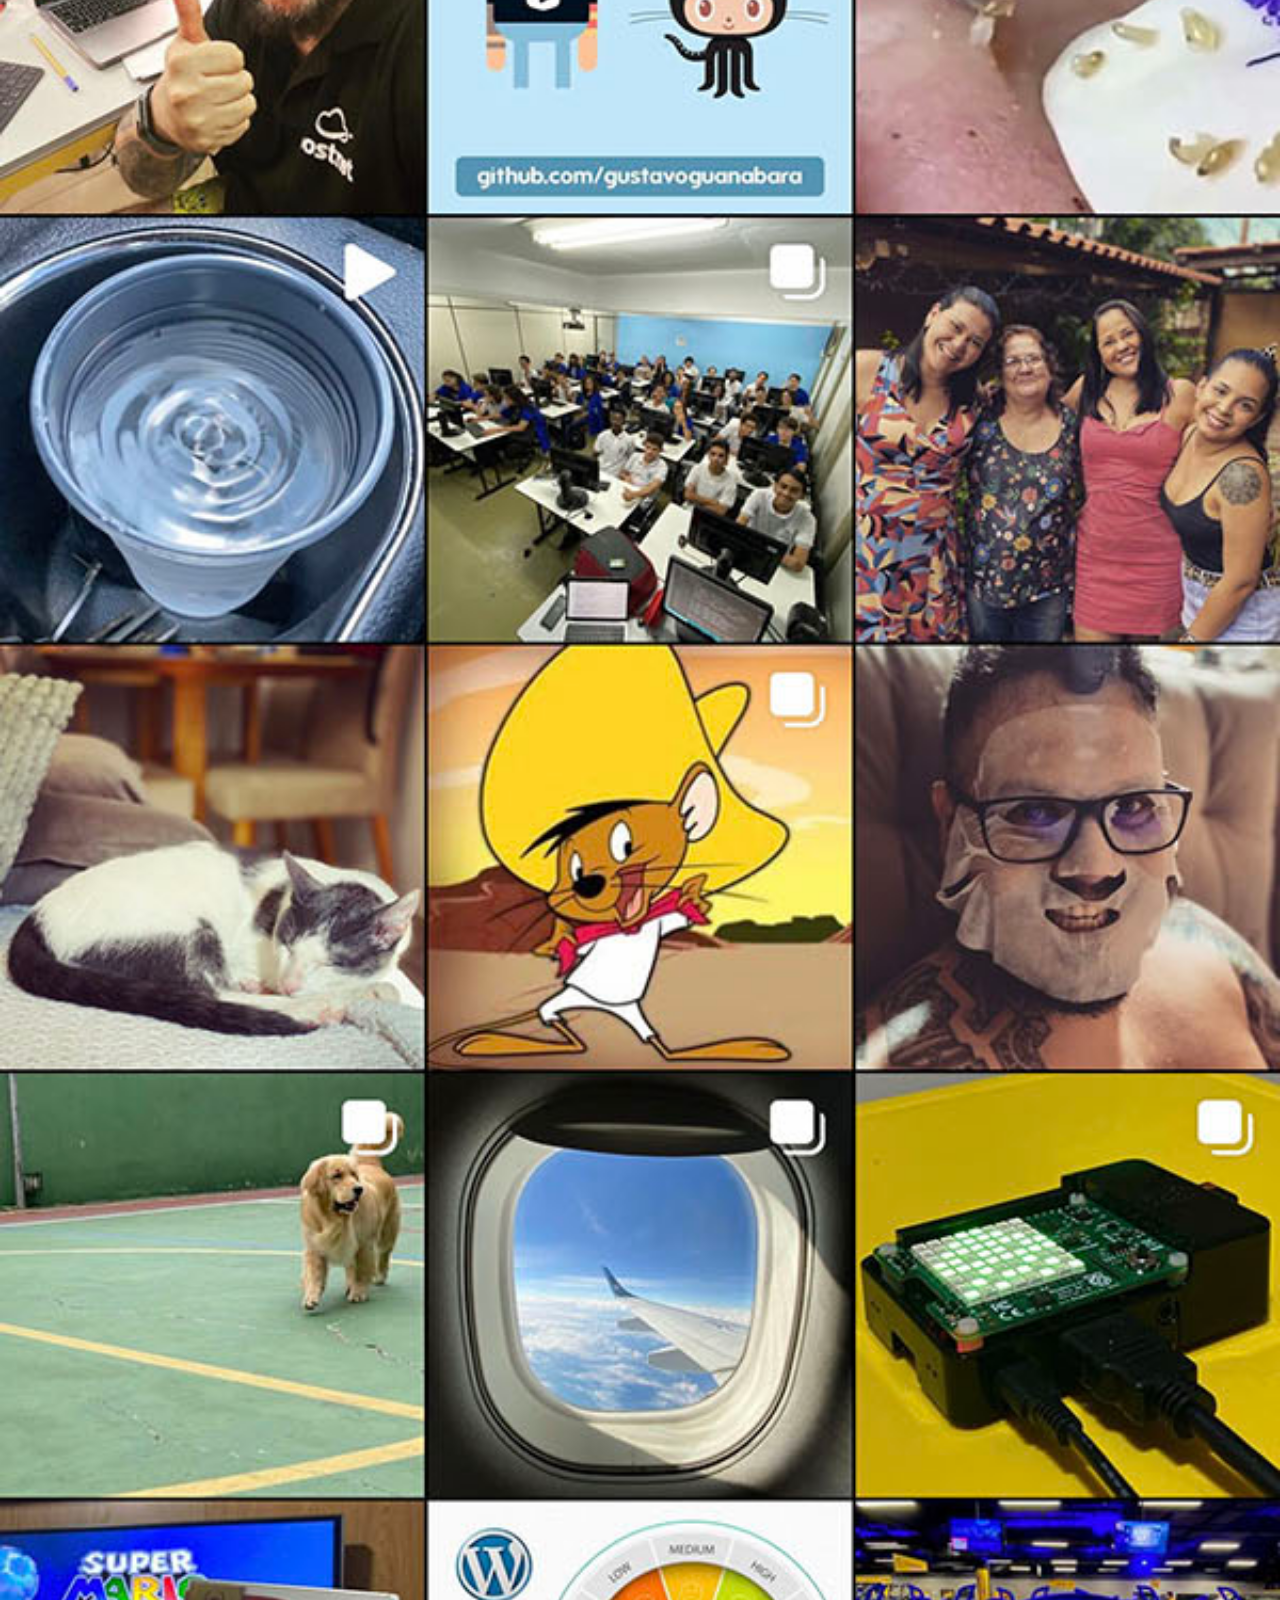
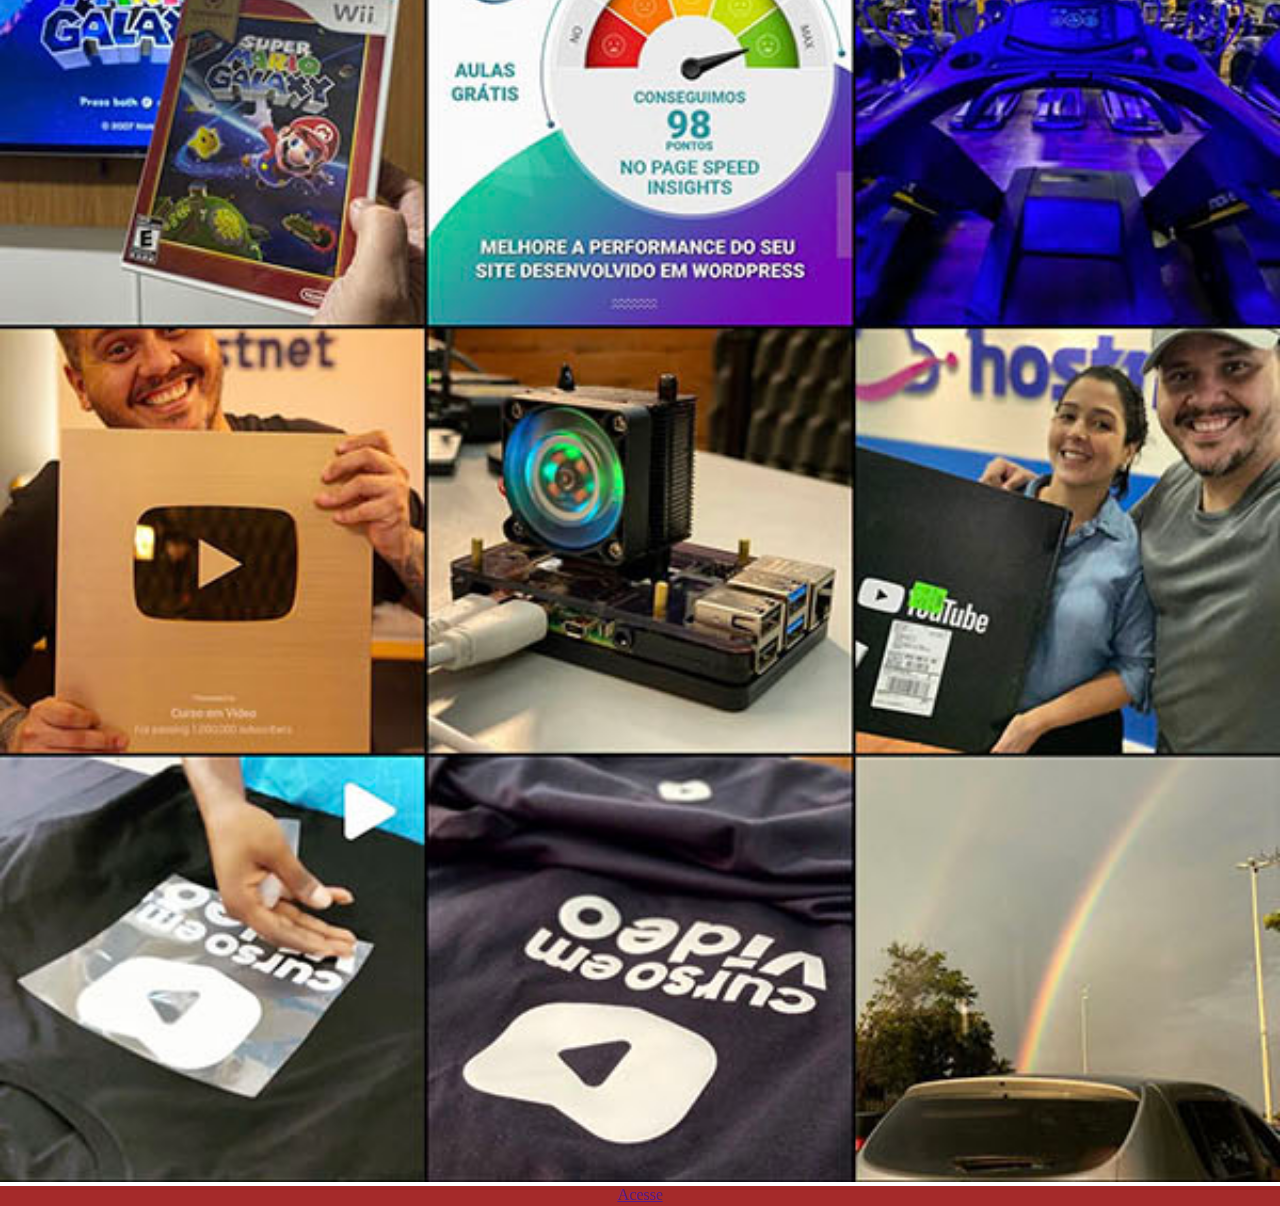
<file: instagram.html>
<!DOCTYPE html>
<html lang="en">
<head>
    <meta charset="UTF-8">
    <meta name="viewport" content="width=device-width, initial-scale=1.0">
    <title>Document</title>
    <link rel="stylesheet" href="estilos/social.css">
</head>
<body>
    <img src="imagens/tela-instagram.jpg" alt="">
    <a href="" target="_blank">Acesse</a>
</body>
</html>
</file>
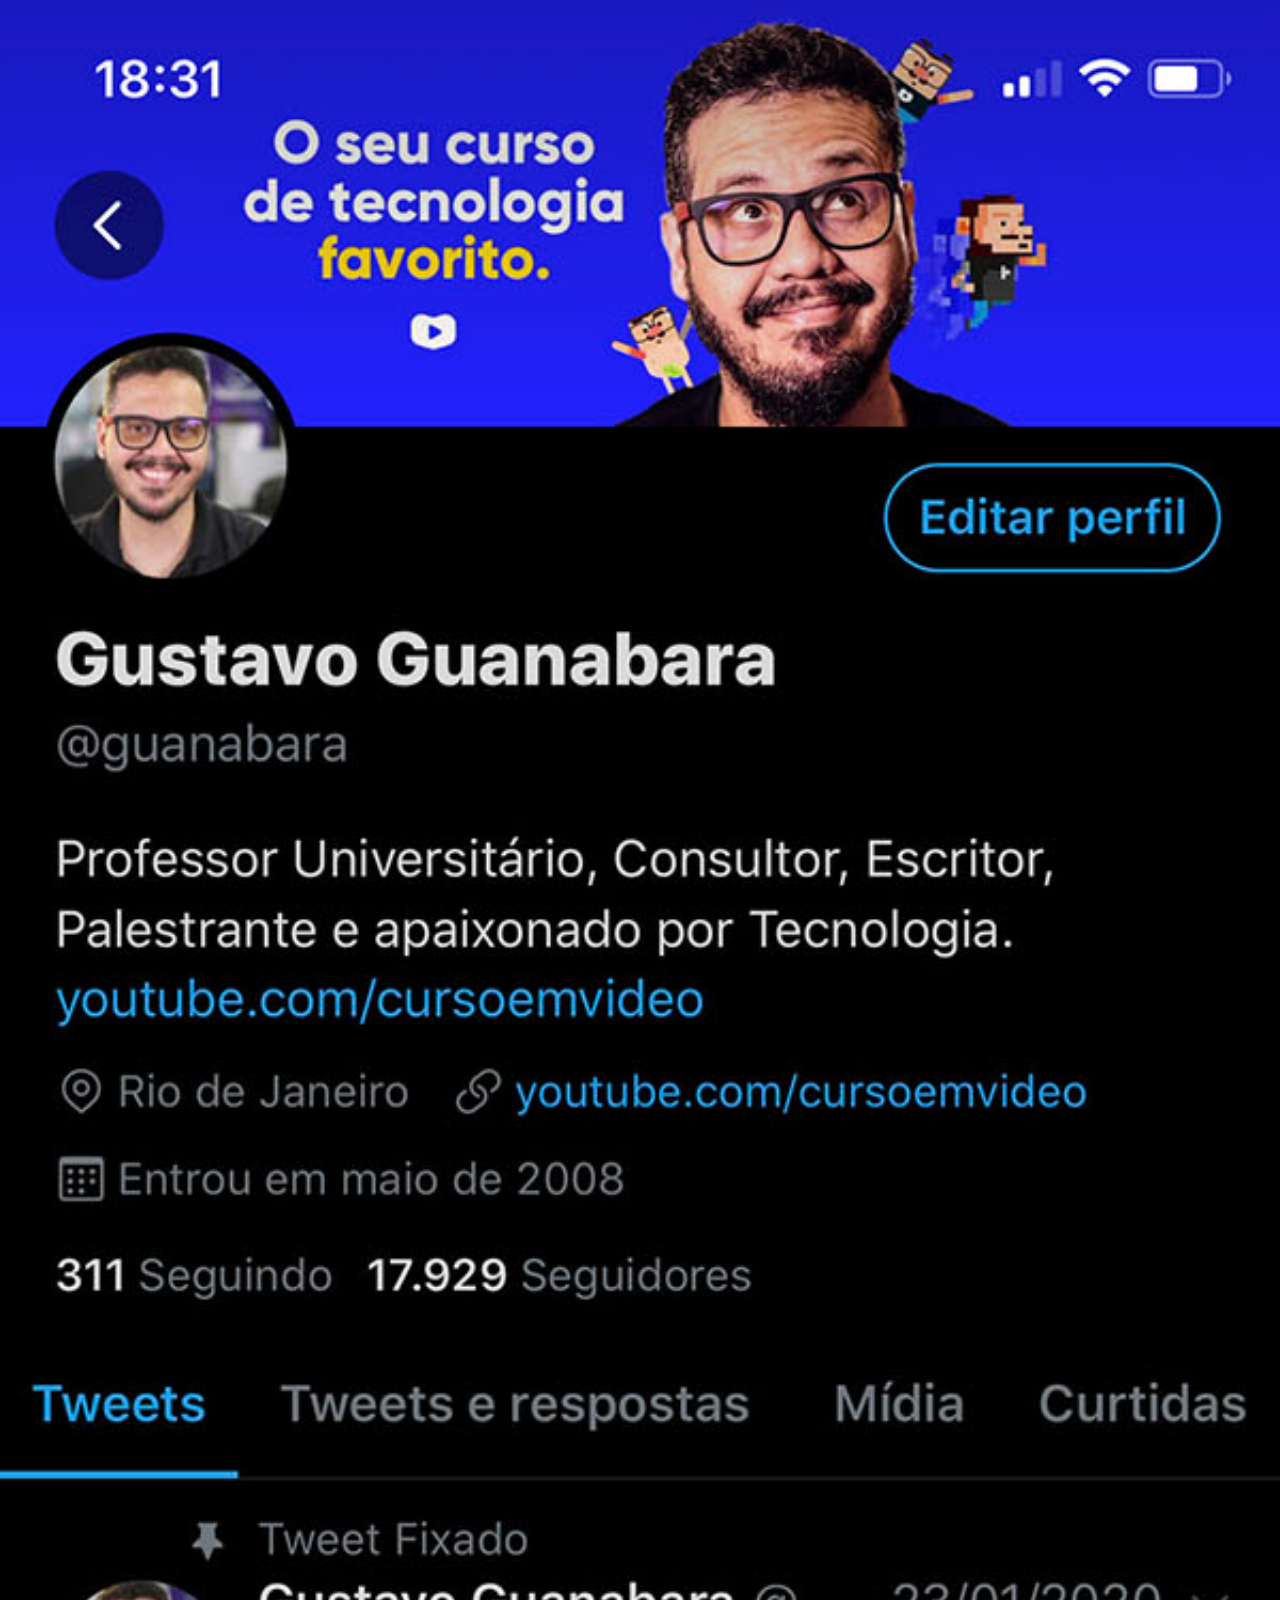
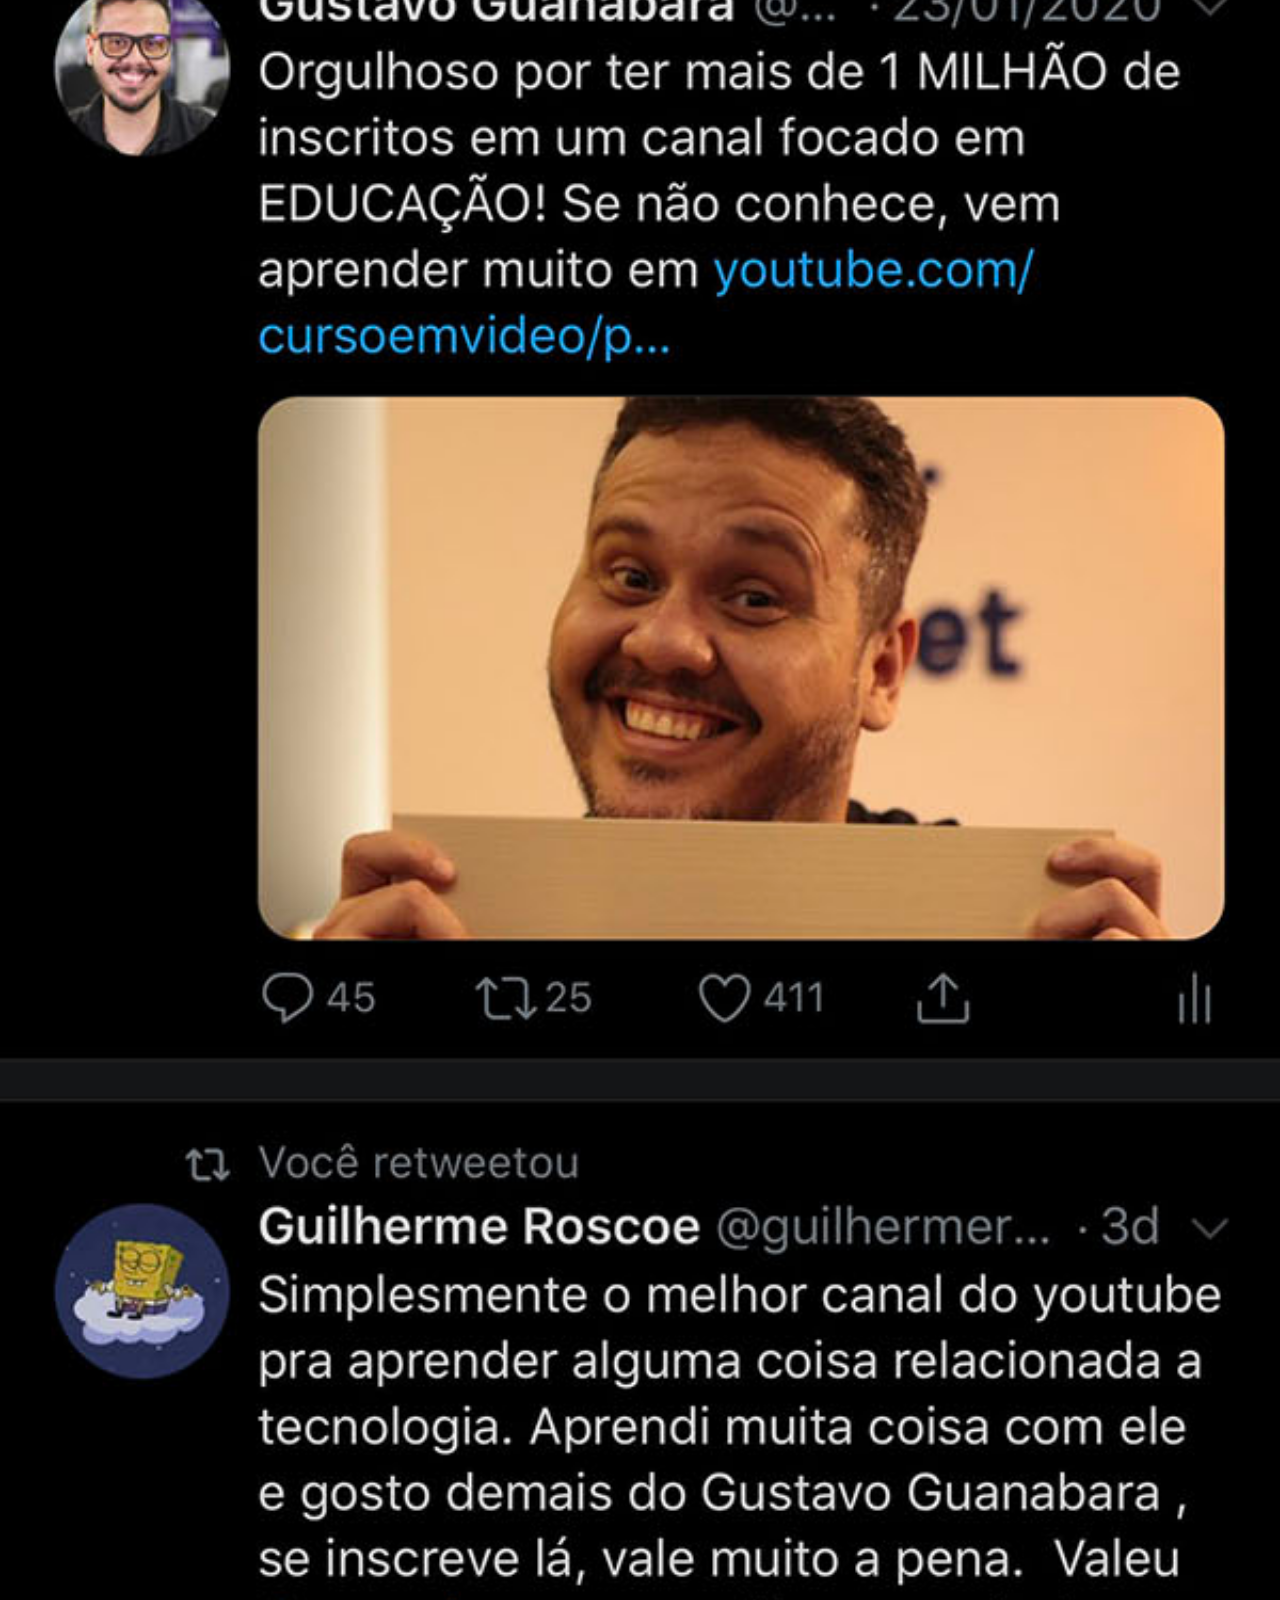
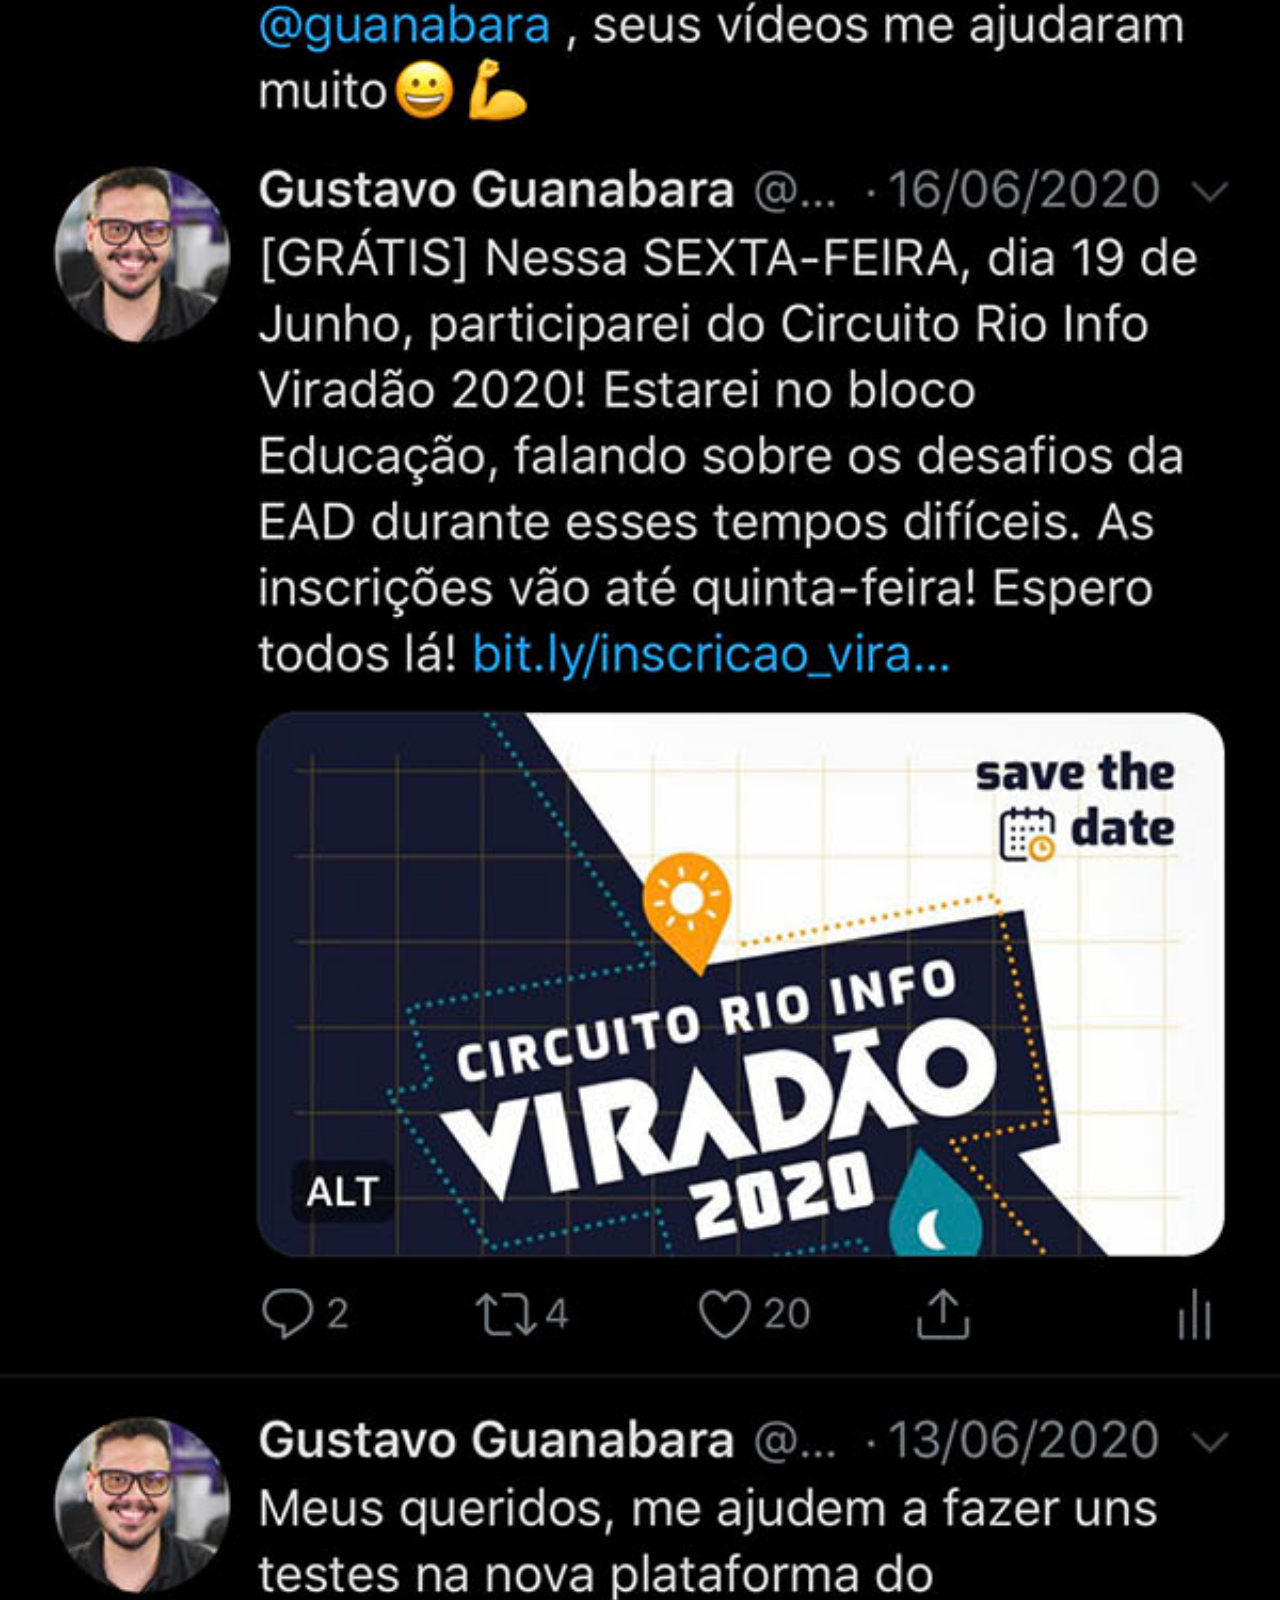
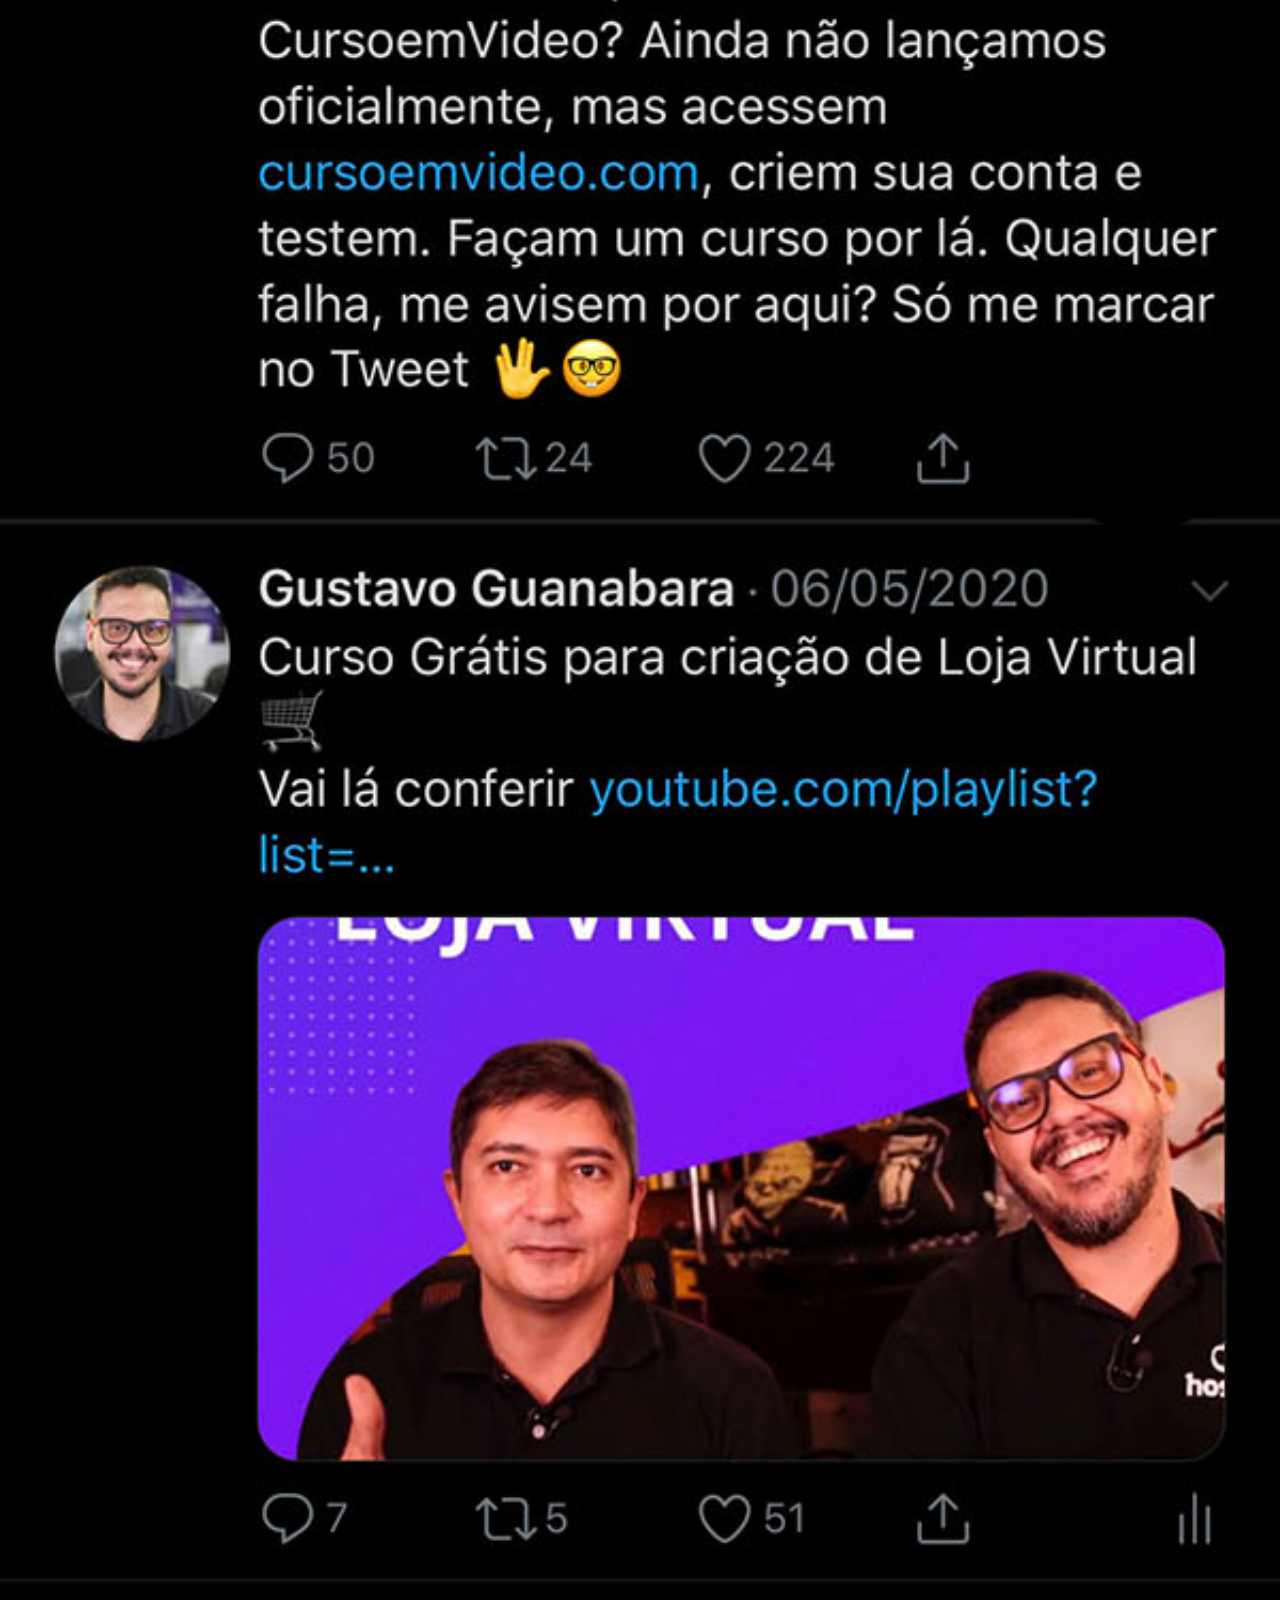
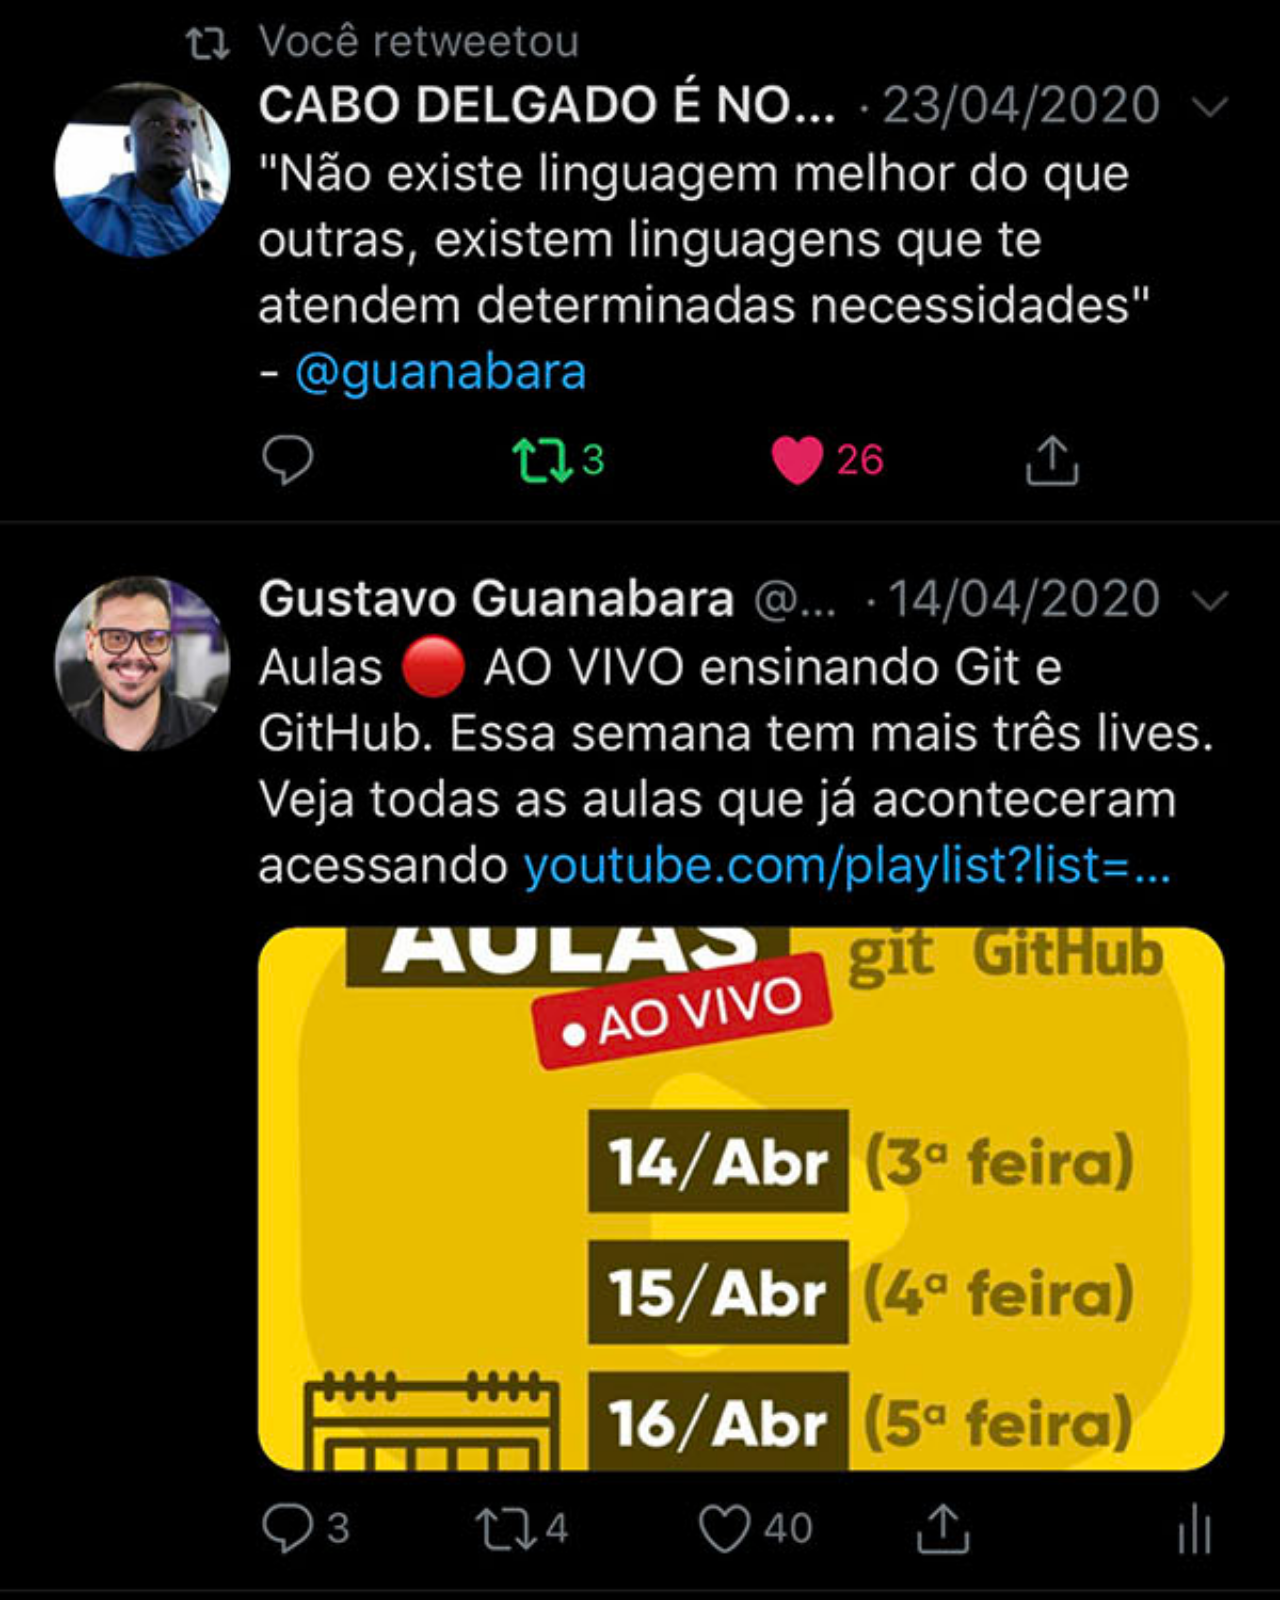
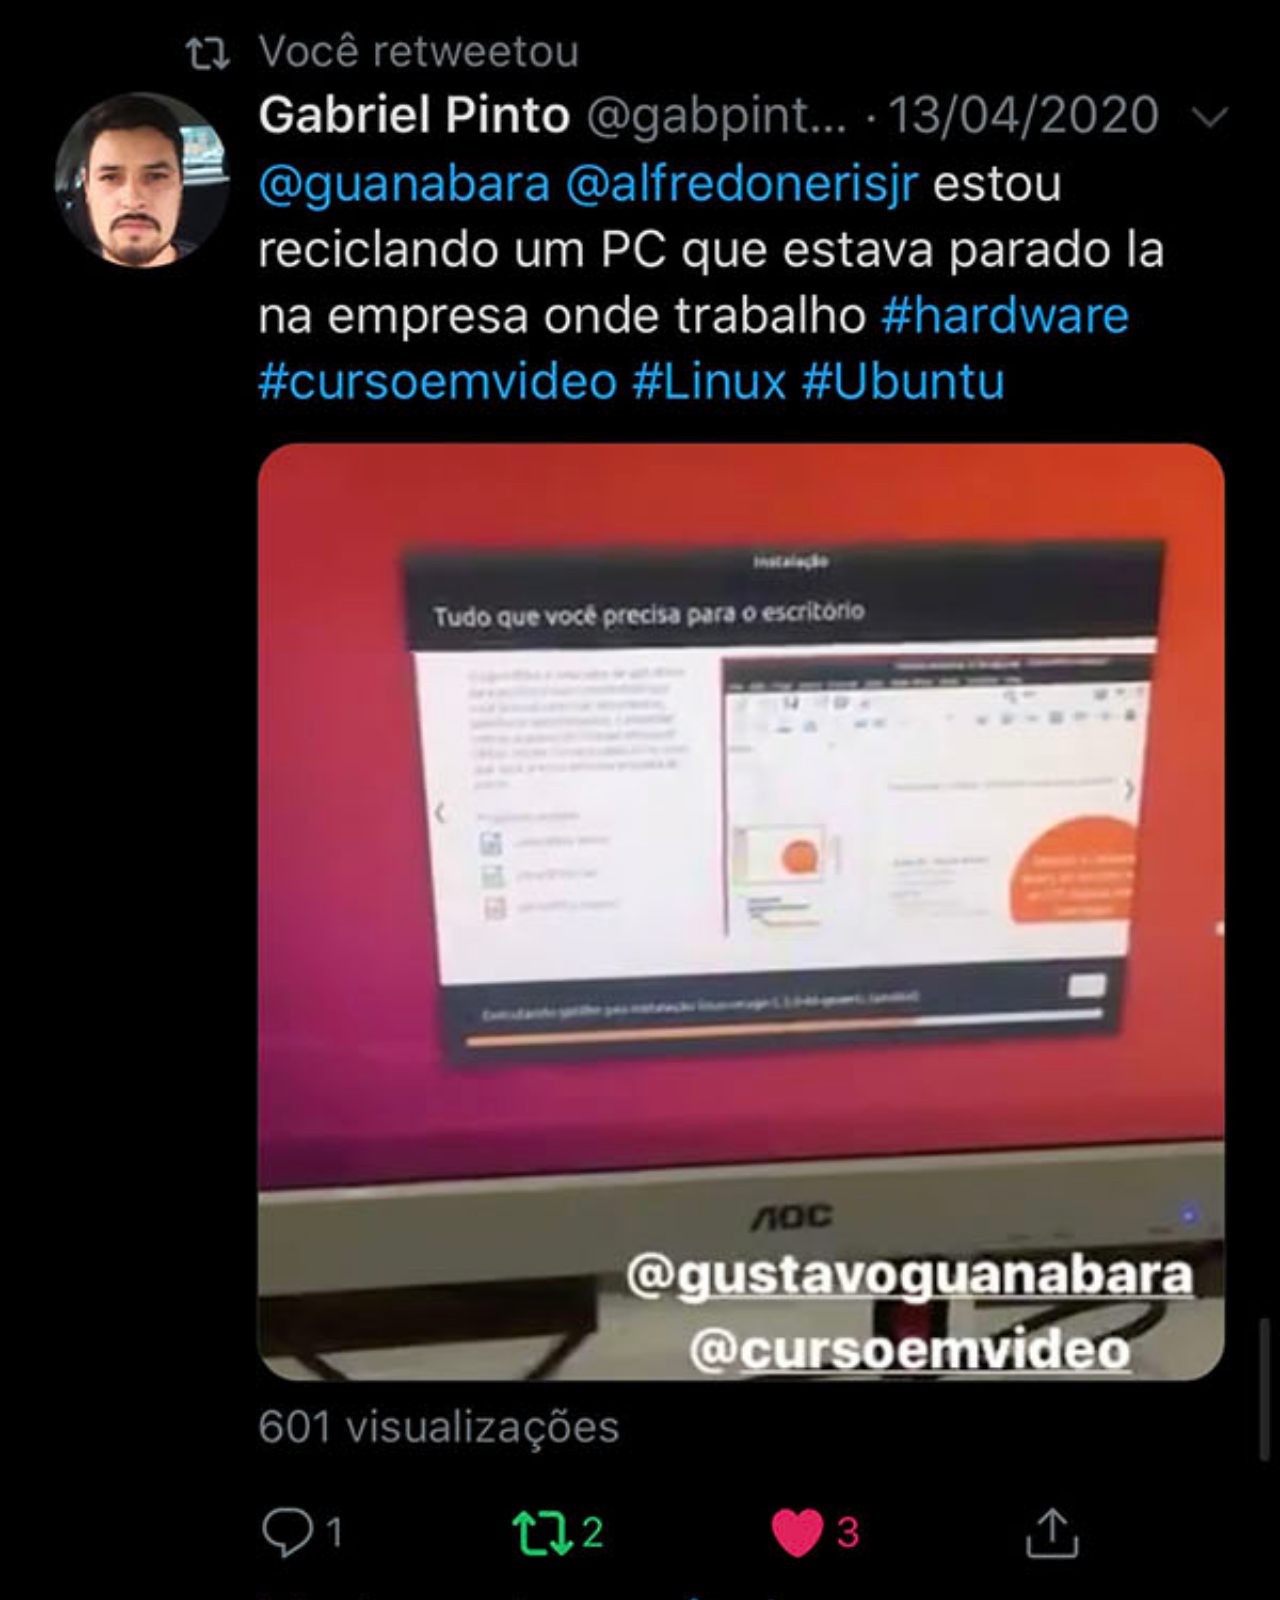
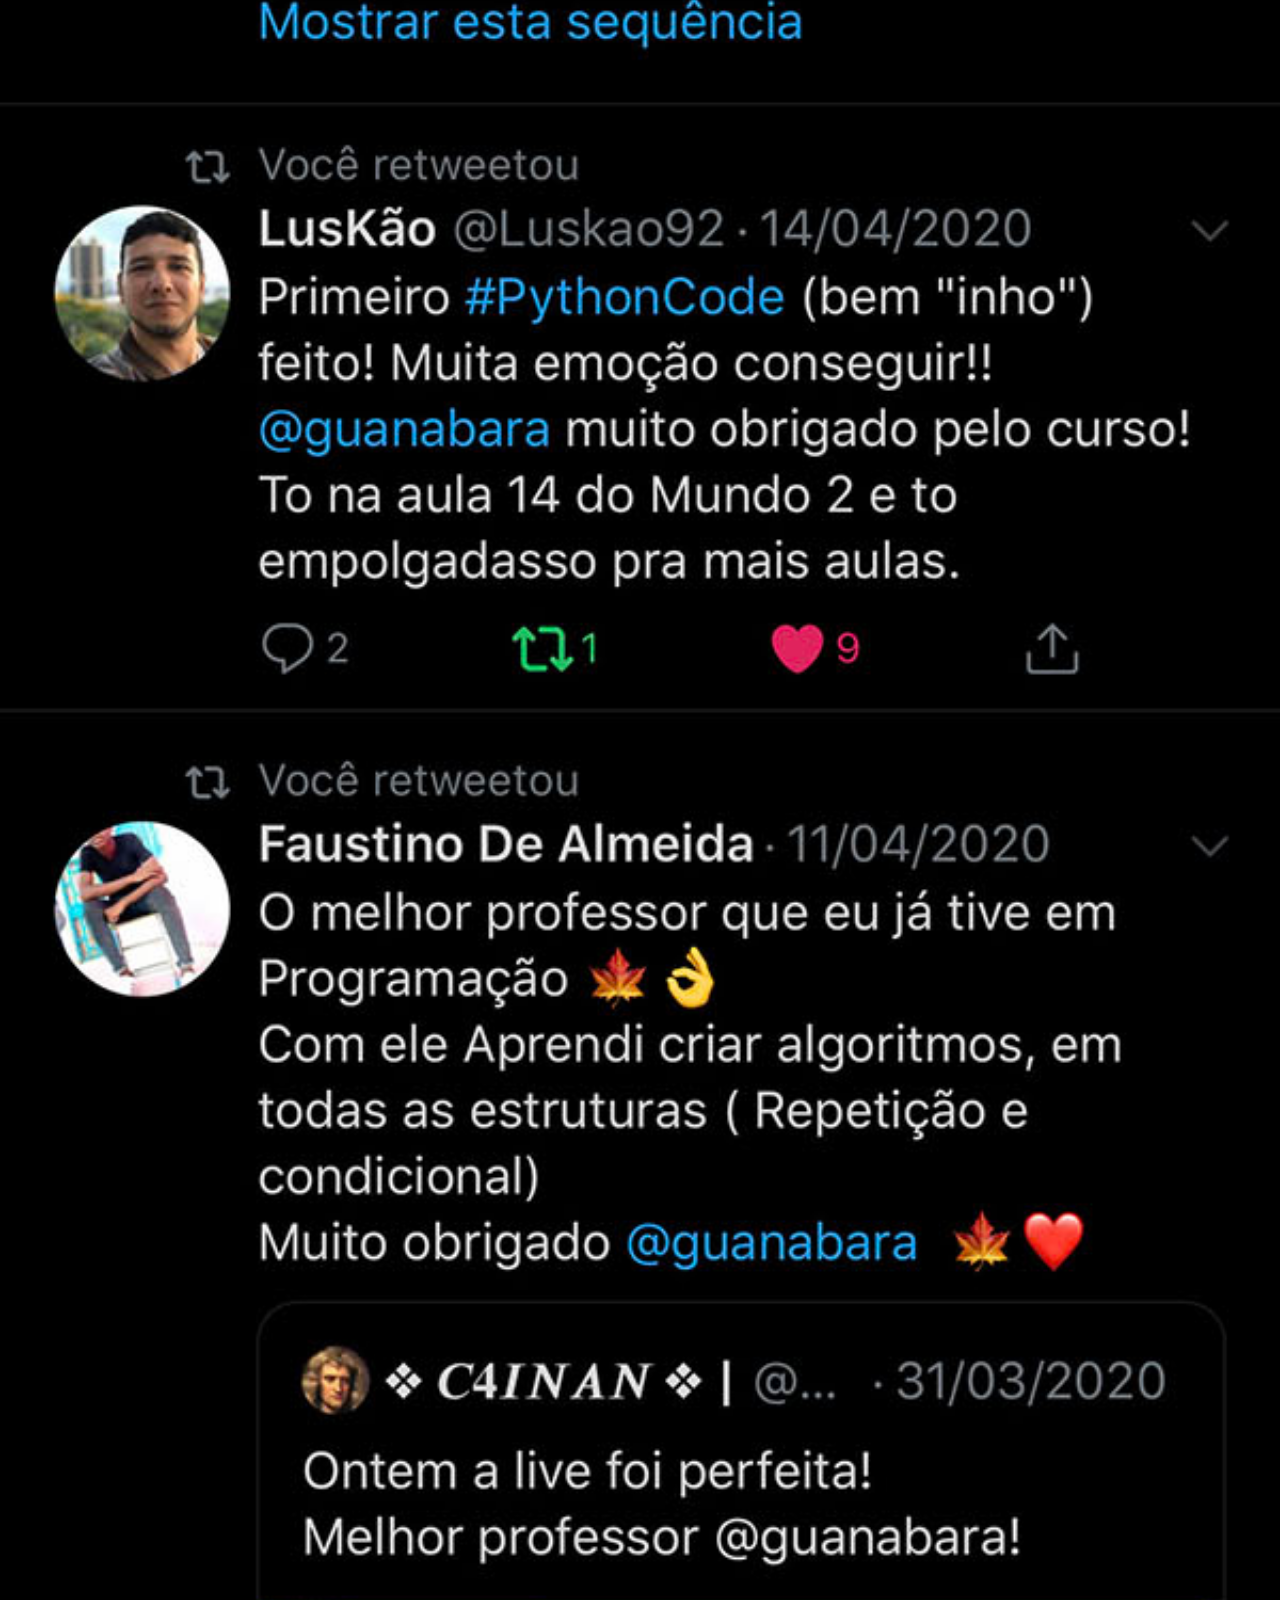
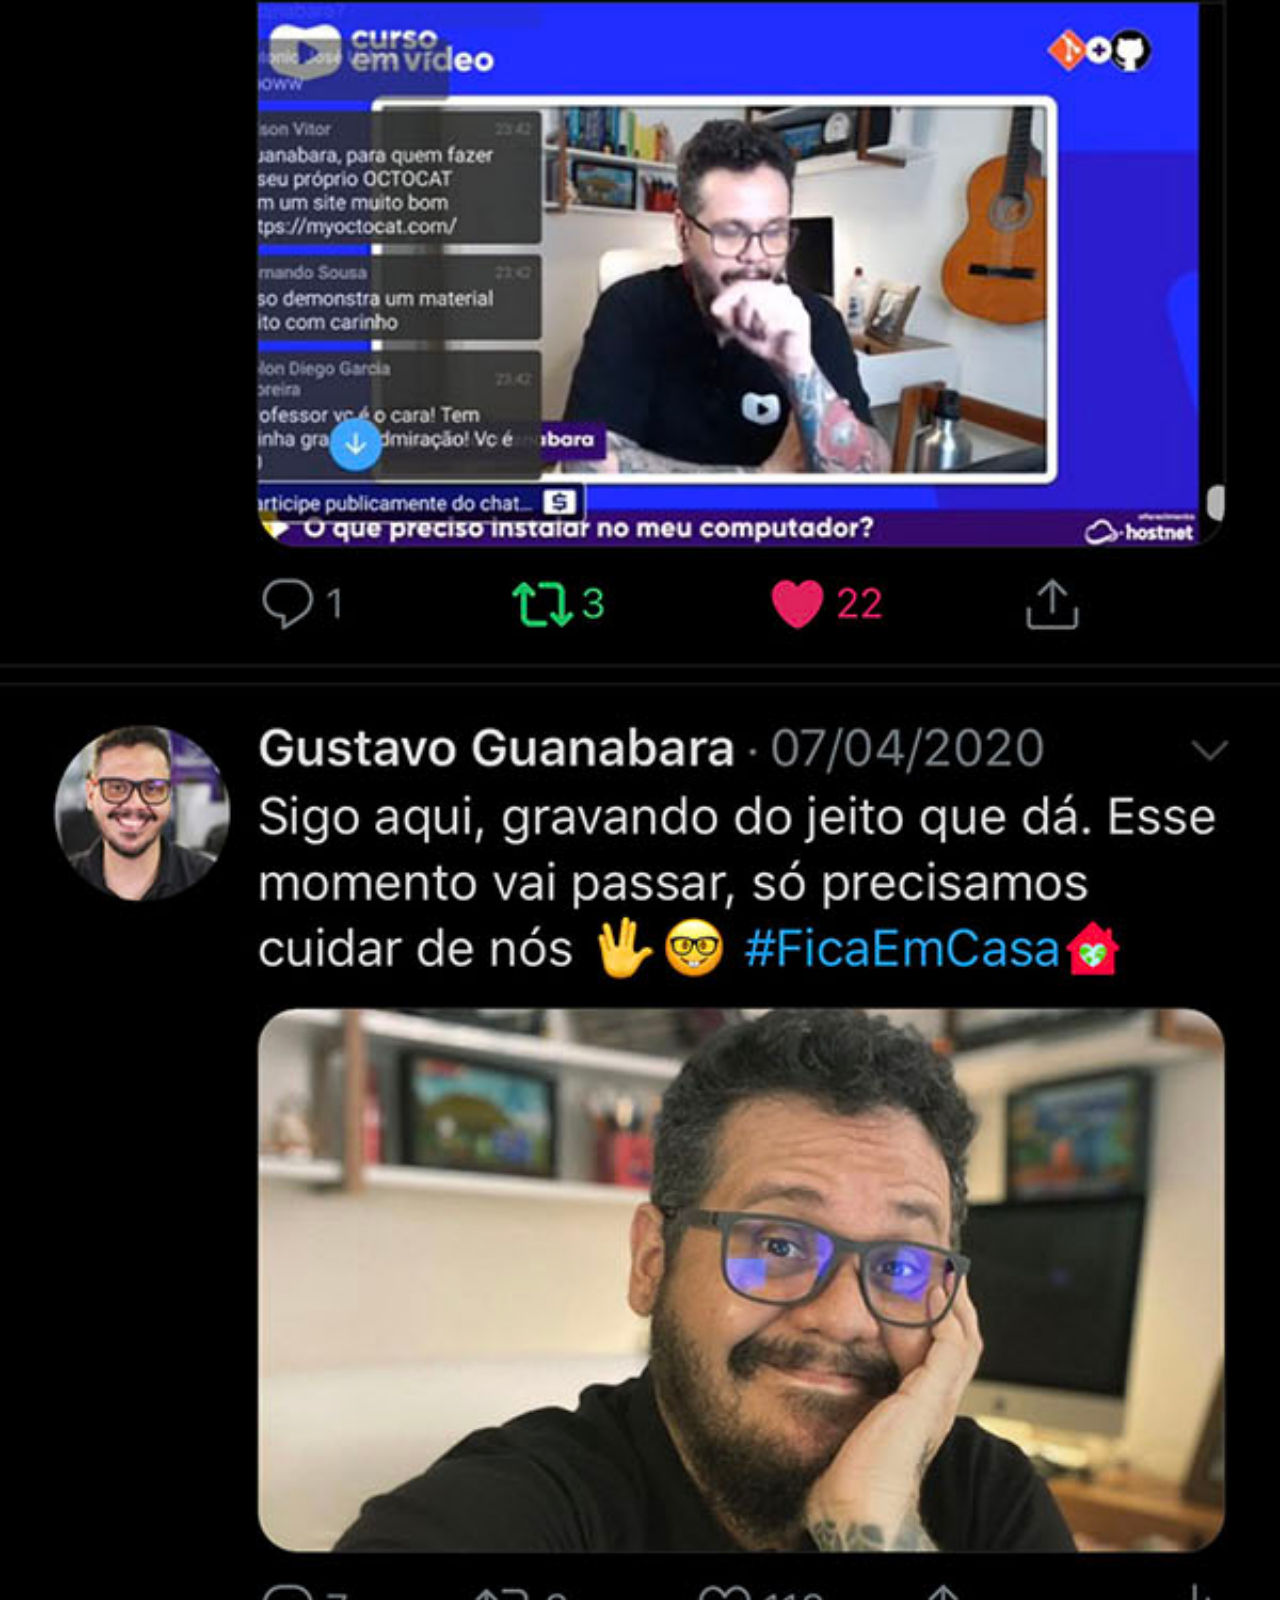
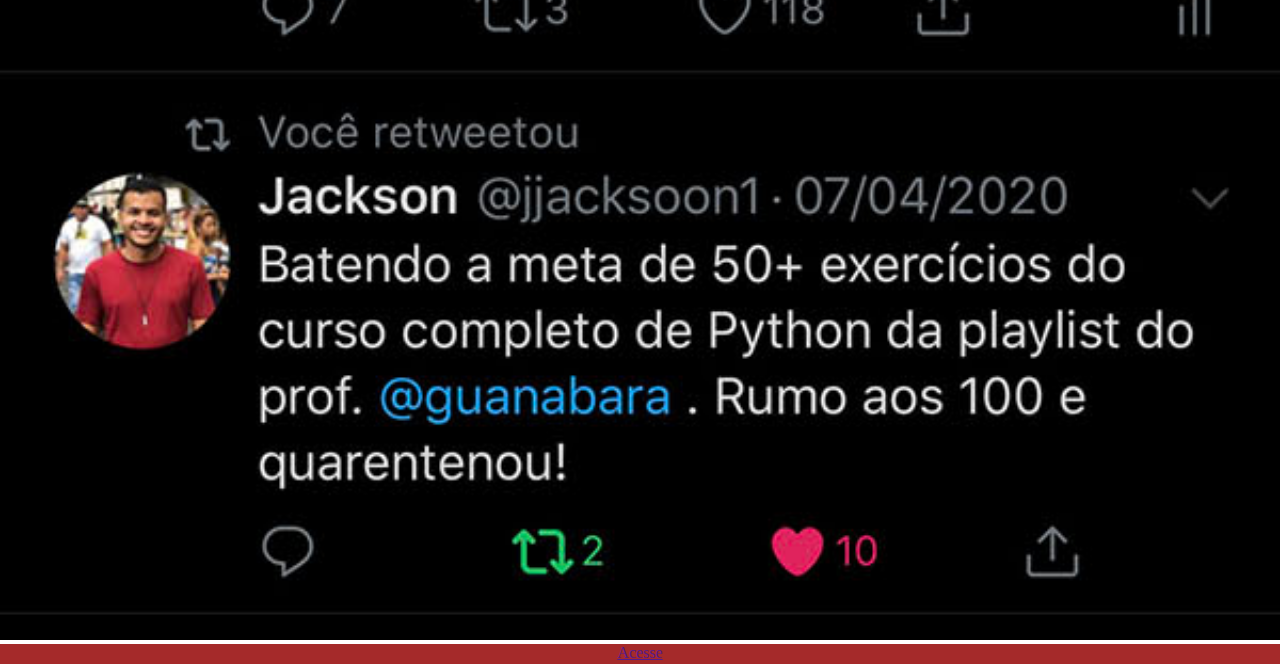
<file: twitter.html>
<!DOCTYPE html>
<html lang="en">
<head>
    <meta charset="UTF-8">
    <meta name="viewport" content="width=device-width, initial-scale=1.0">
    <title>Document</title>
   <link rel="stylesheet" href="estilos/social.css">
</head>
<body>
    <img src="imagens/tela-twitter.jpg" alt="">
    <a href="" target="_blank">Acesse</a>
</body>
</html>
</file>
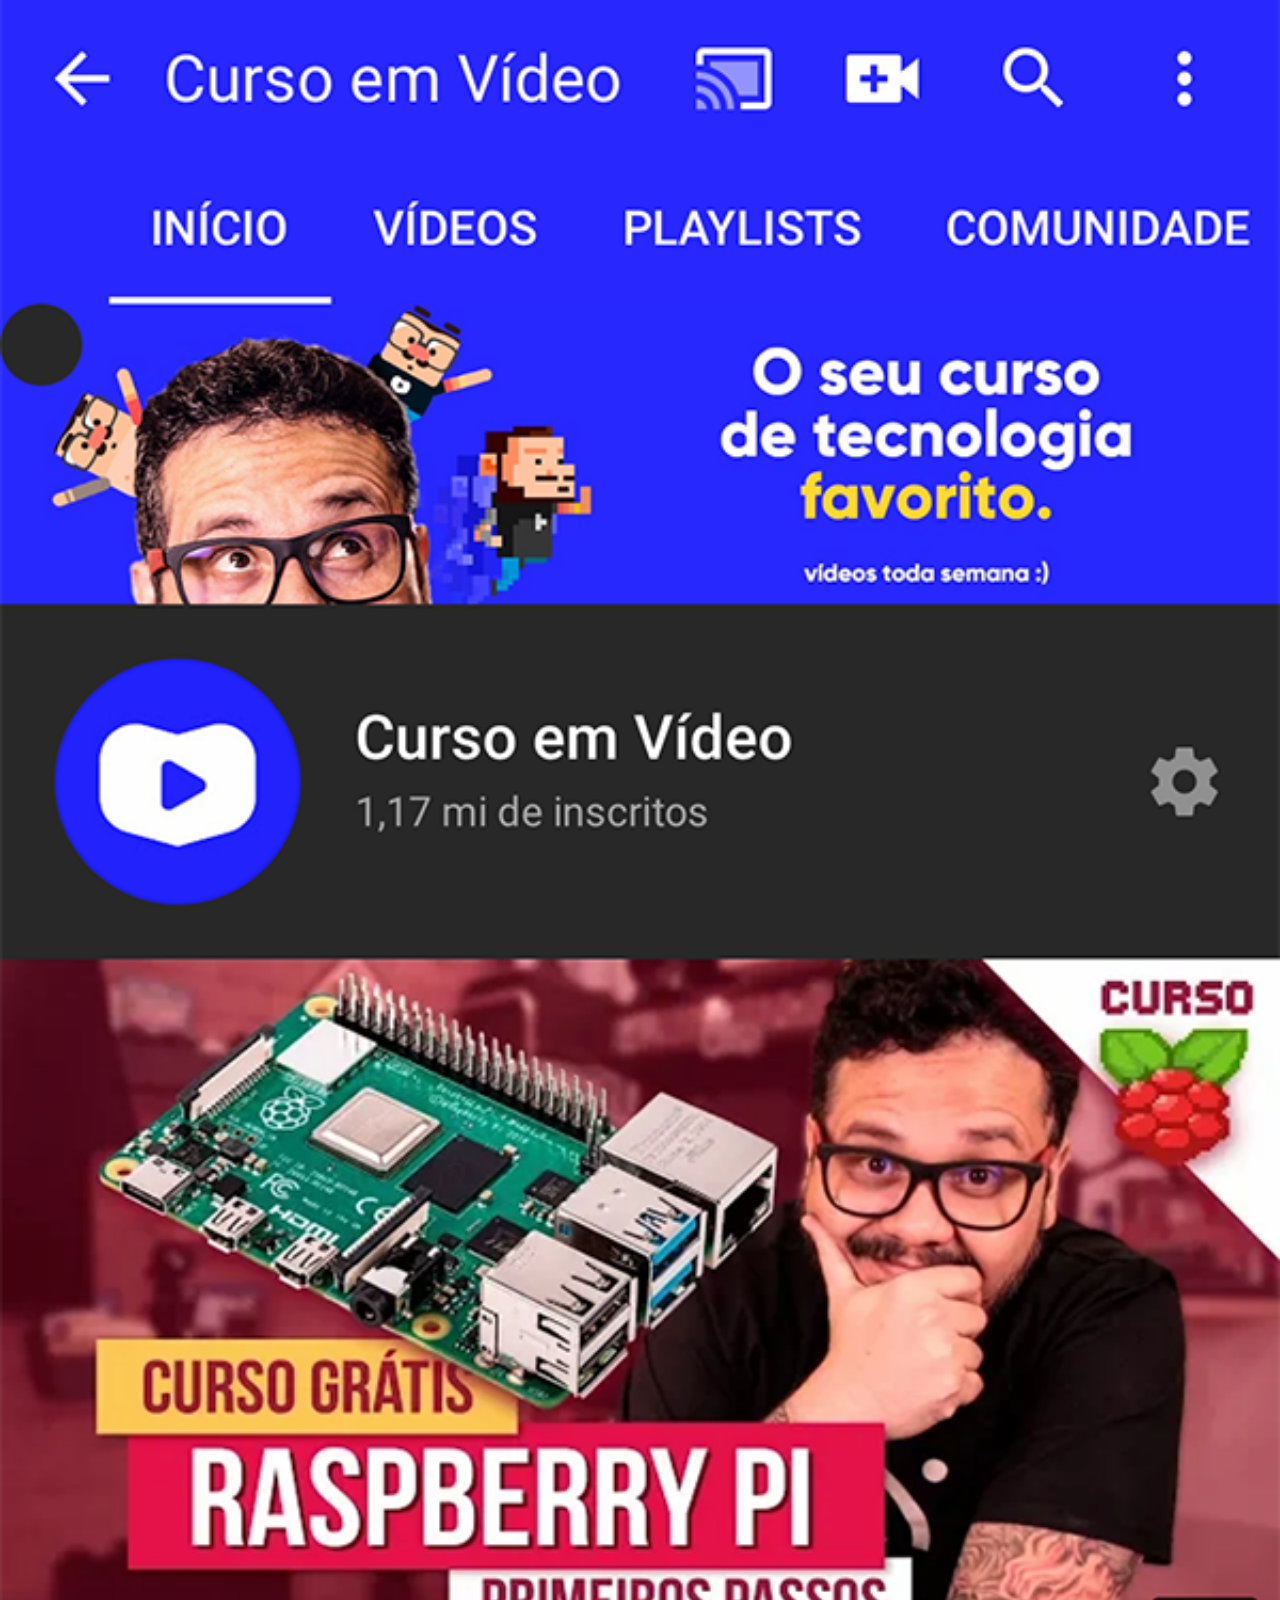
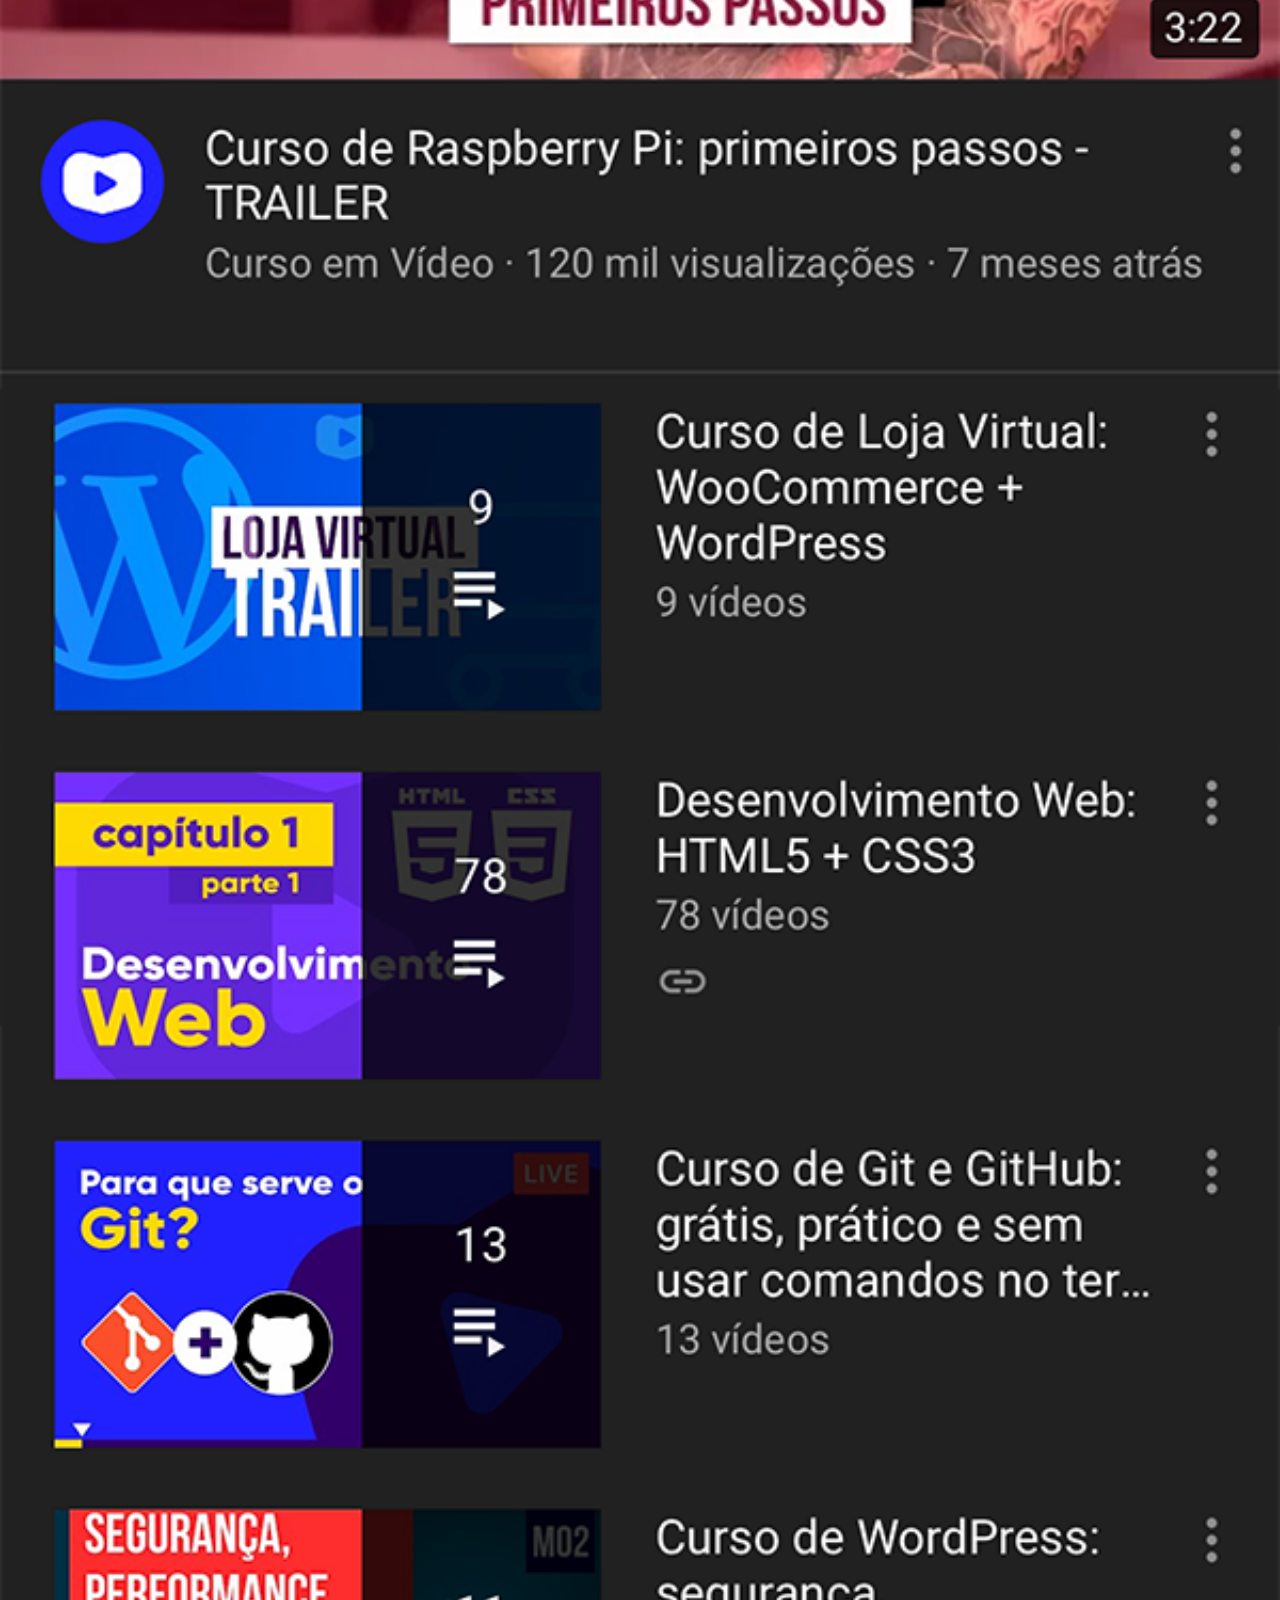
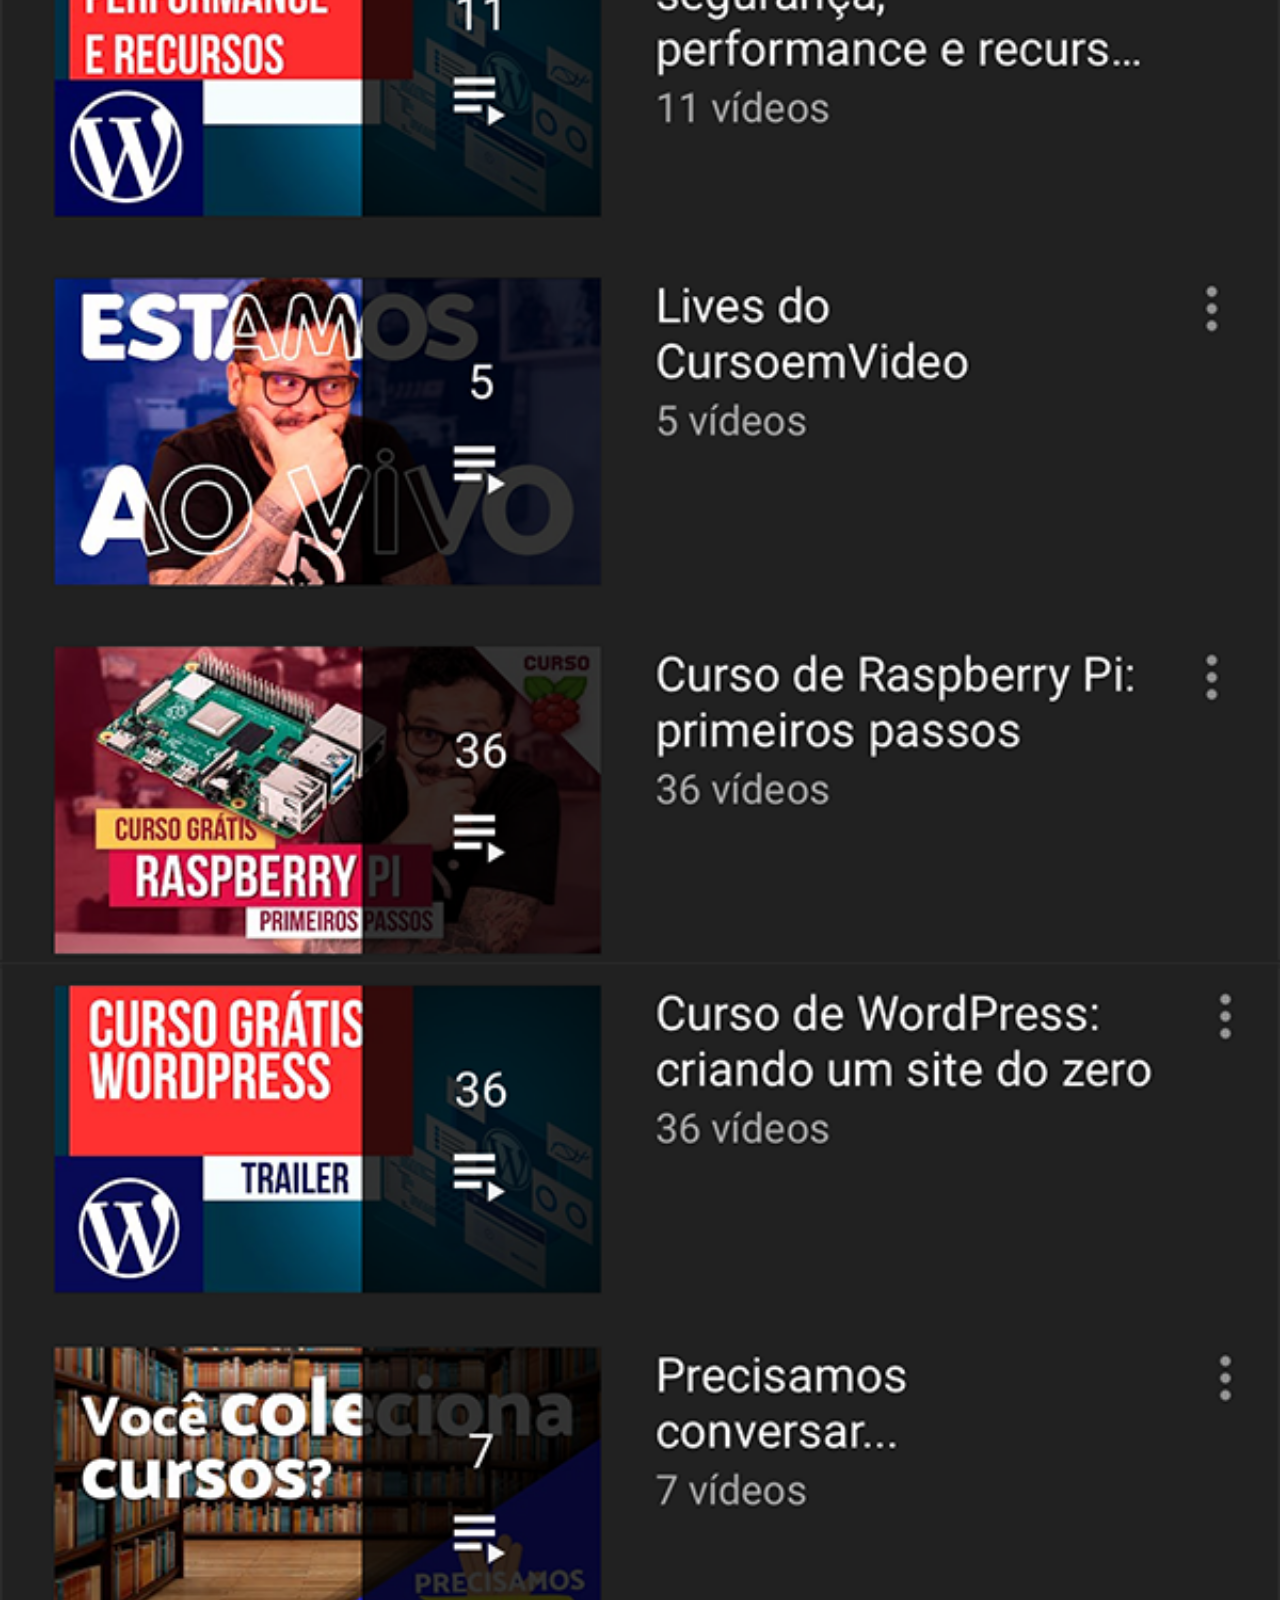
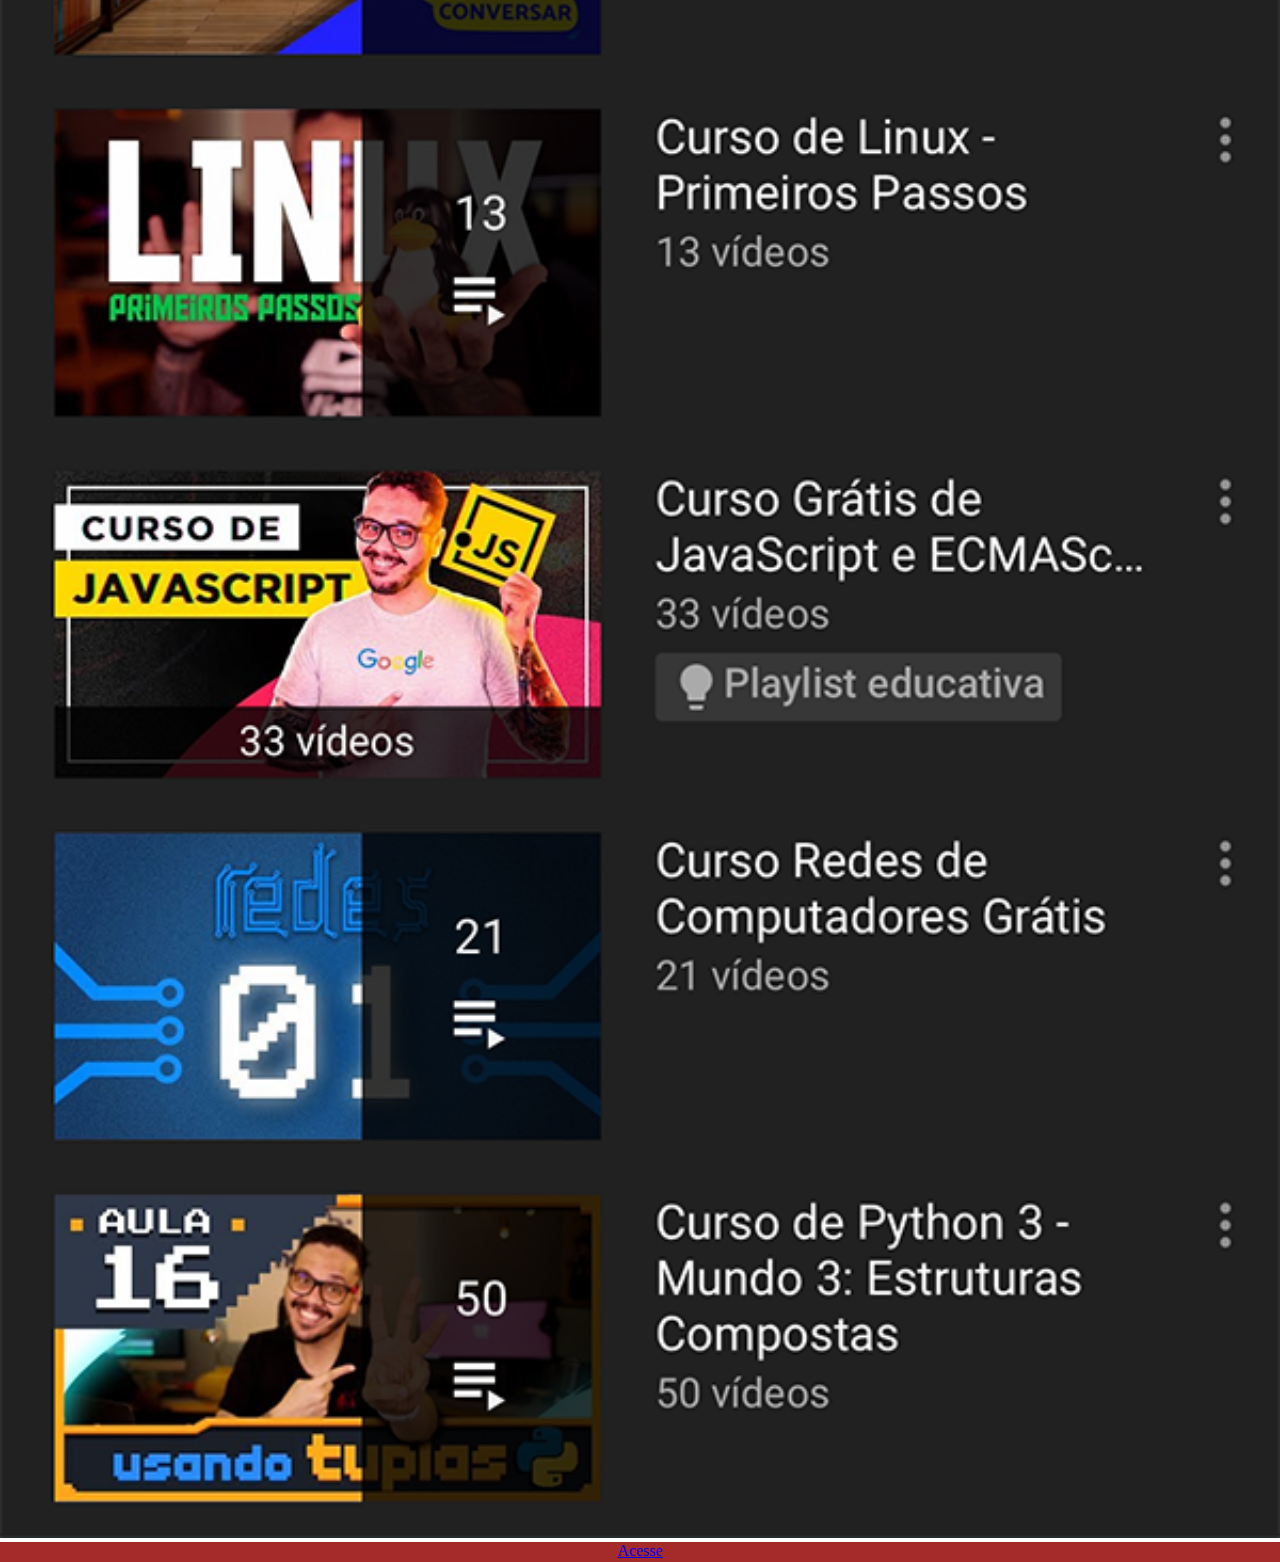
<file: youtube.html>
<!DOCTYPE html>
<html lang="en">
<head>
    <meta charset="UTF-8">
    <meta name="viewport" content="width=device-width, initial-scale=1.0">
    <title>Document</title>
    <link rel="stylesheet" href="estilos/social.css">
</head>
<body>
    <img src="imagens/tela-youtube.png" alt="">
    <a href="https://www.youtube.com/c/CursoemV%C3%ADdeo/playlists" target="_blank">Acesse</a>
</body>
</html>
</file>
<file: estilos/style.css>
@charset "UTF-8";

/*Essas são configurações Globais para zerar os itens abaixo:*/
*{
    padding: 0px;
    margin: 0px;
}

body, html{
    background-color: rgb(0, 0, 0);
    font-family: Arial, Helvetica, sans-serif;
}

main{
    position: relative;
    width: 100vw;
    height: 100vh;
    background-image: url(../imagens/fundo-madeira.jpg);  
    background-size: cover;
}

#telefone{
    position: absolute;
    top: 50%;
    left: 50%;
    transform: translate(-50%, -50%);
    background-image: url(../imagens/frame-iphone.png);
    background-repeat: no-repeat;
    border: 2px solid red;
   
    height: 630px;
    width: 310px;

}

iframe#tela{
    position: relative;
    top: 80px;
    left: 22px;
    height: 471px;
    width: 265px;
}

#icones img{
    width: 50px;
    padding: 5px;
    border-radius: 50%;
}

#icones{
    text-align: right;
}
</file>
<file: estilos/social.css>
*{
    margin: 0px;
    padding: 0px;
}

/* COdigo para tirar a barra de rolagem da pag*/
::-webkit-scrollbar{
    width: 0px;
    height: 0px;
}

img{
    width: 100vw;

}

a{
    display: block;
    background-color: brown;
    height: 20px;
    text-align: center;

}
</file>
